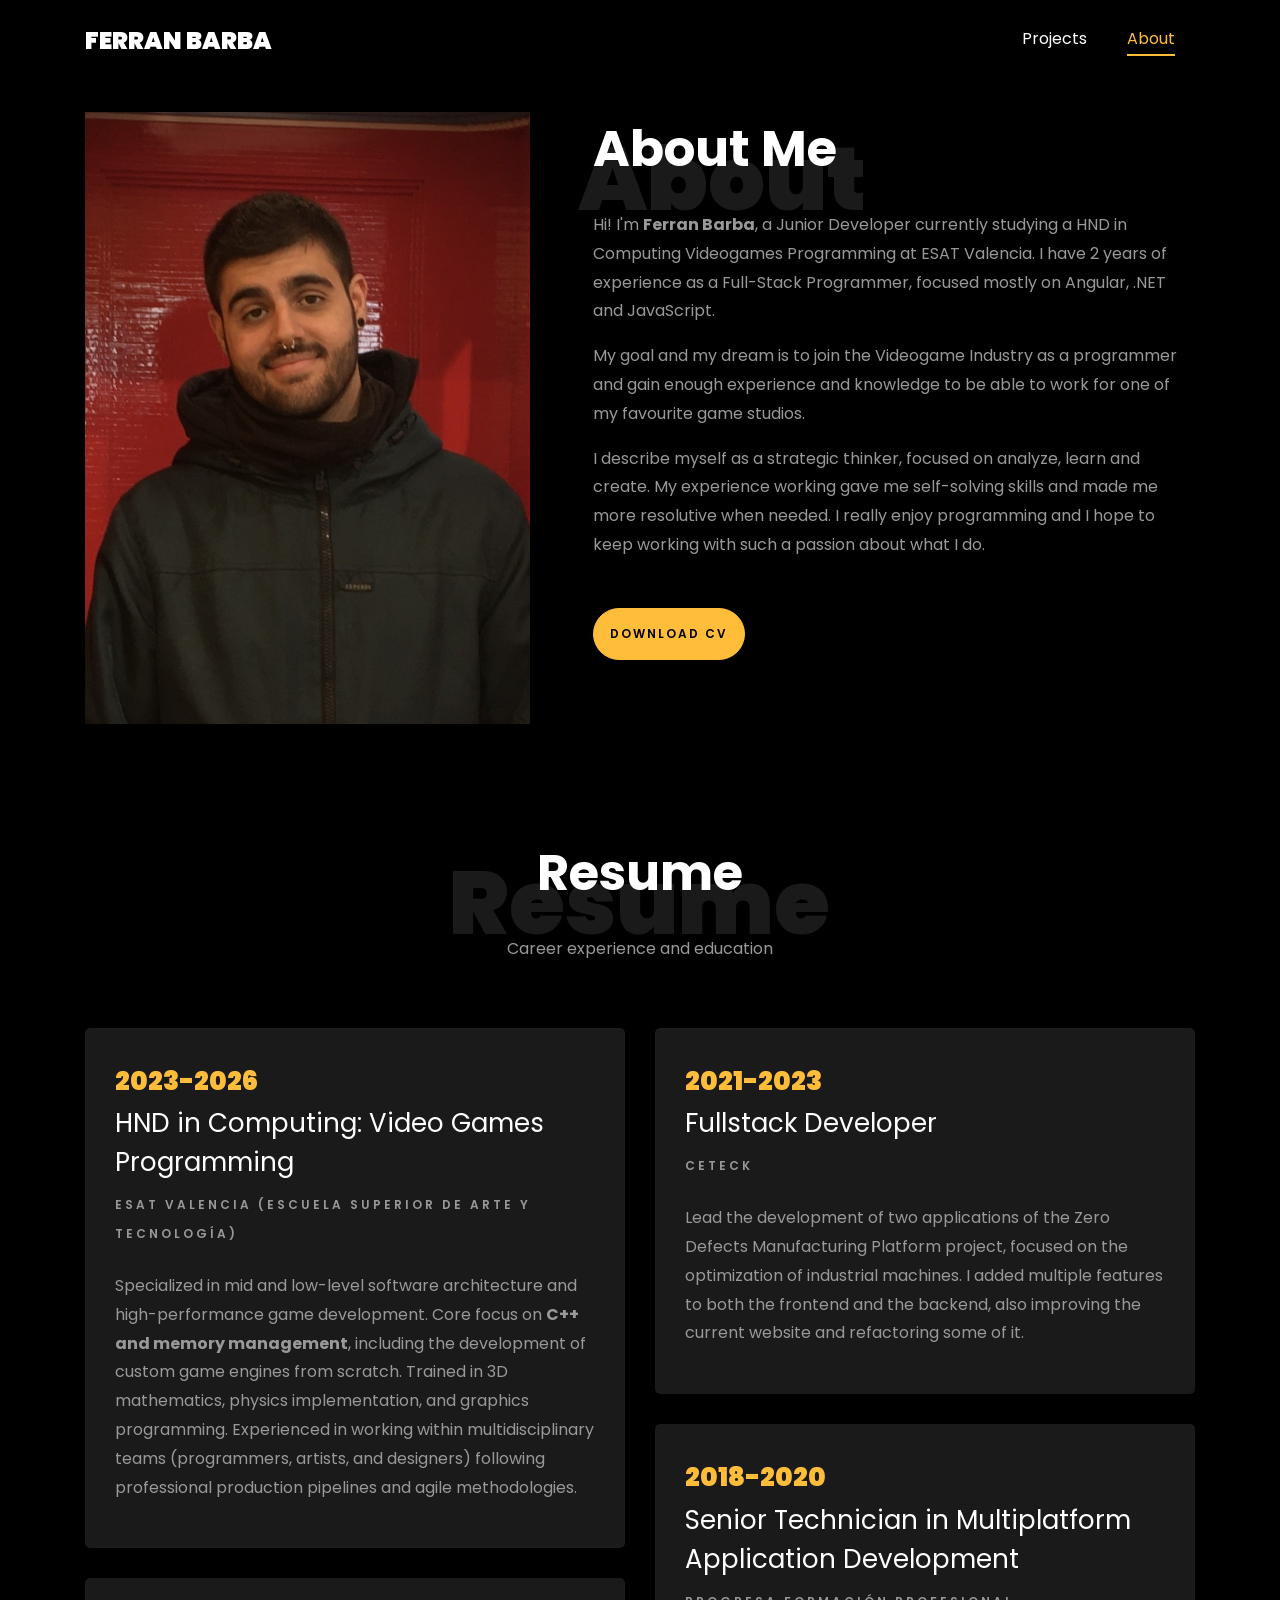
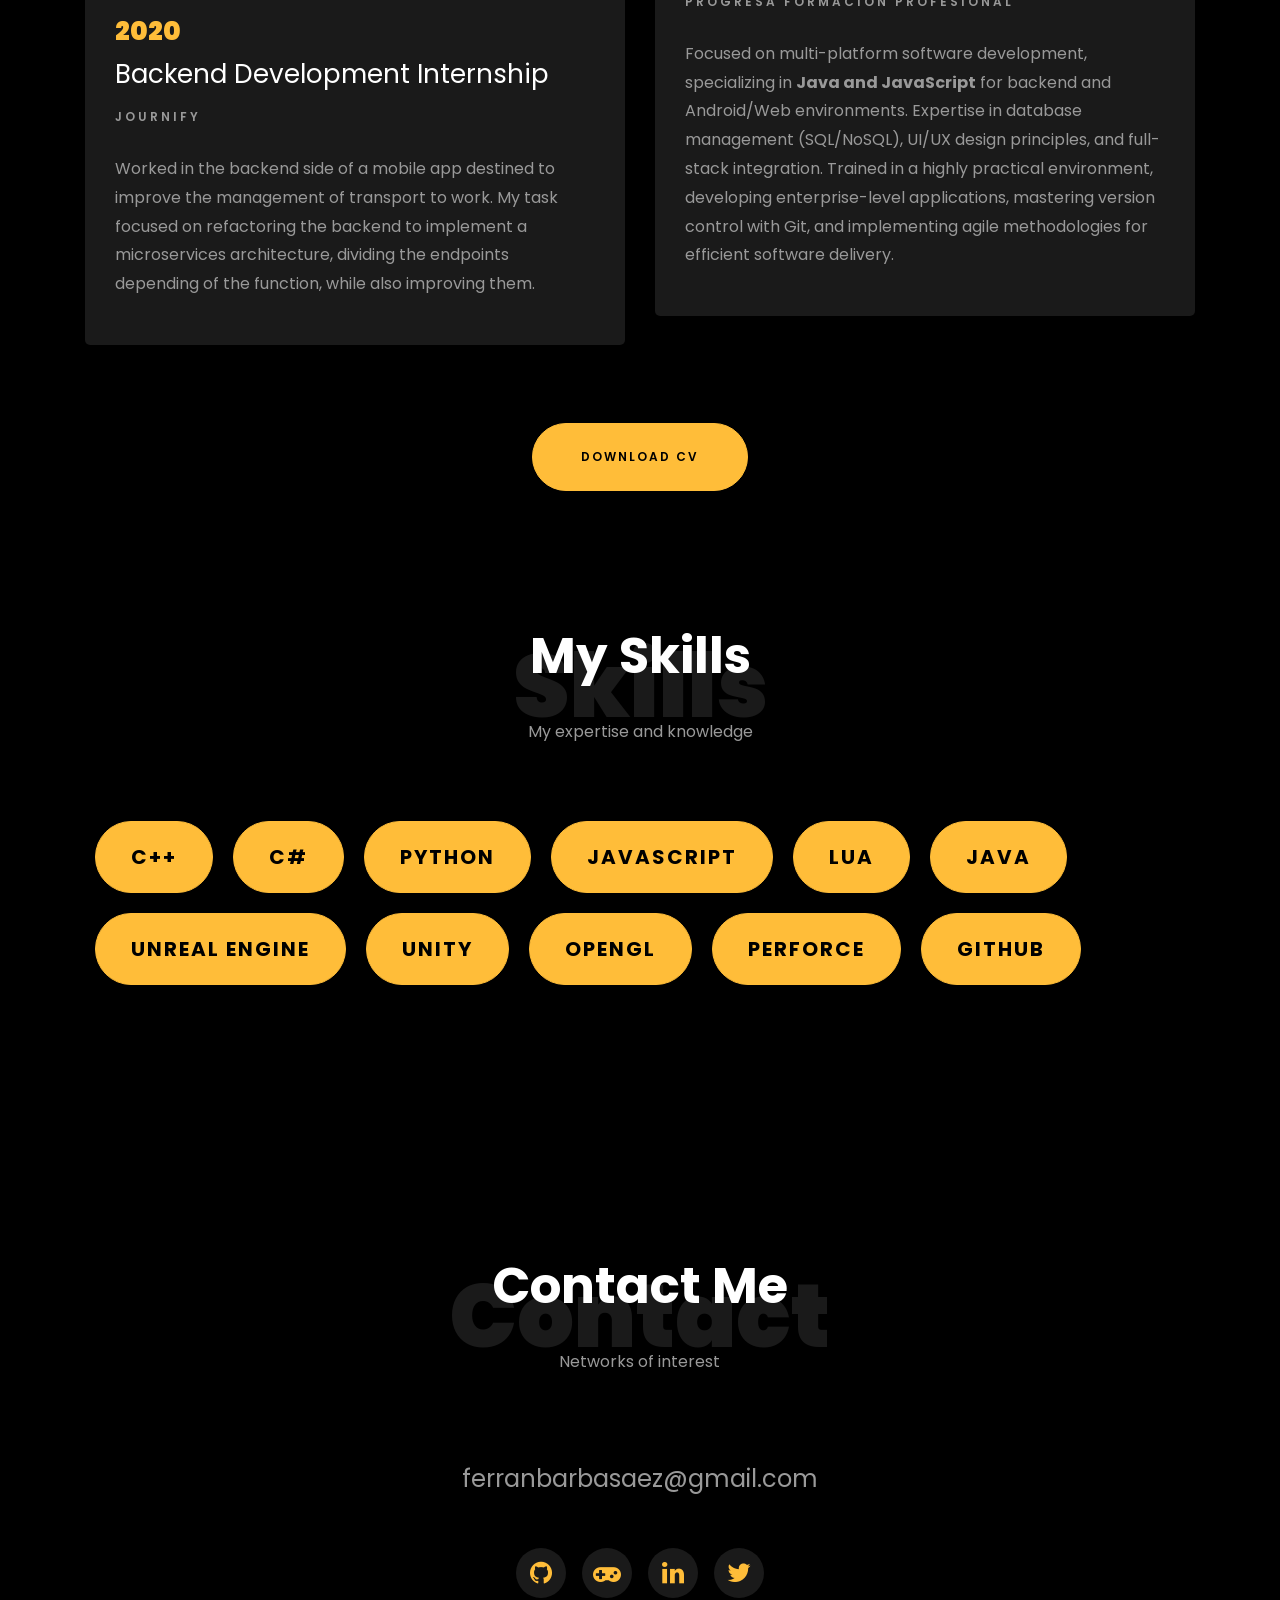
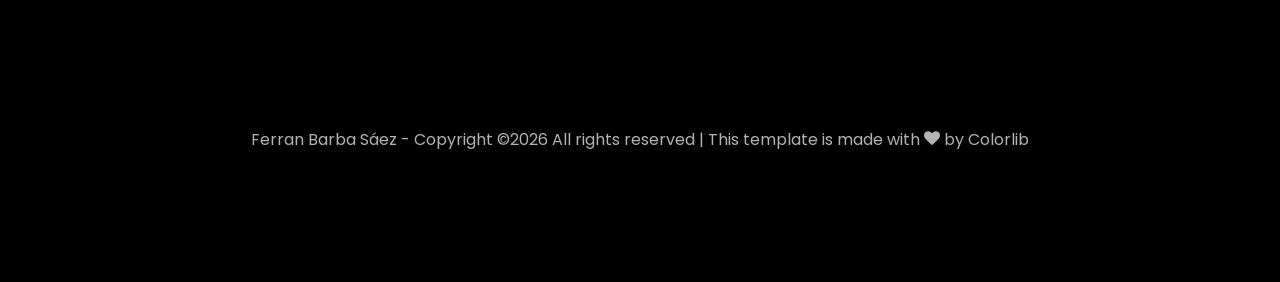
<file: about.html>
<!DOCTYPE html>
<html lang="en">
  <head>
    <title>Ferran Barba Porfolio</title>
    <meta charset="utf-8">
    <meta name="viewport" content="width=device-width, initial-scale=1, shrink-to-fit=no">
    
    <link href="https://fonts.googleapis.com/css?family=Poppins:100,200,300,400,500,600,700,800,900" rel="stylesheet">

    <link rel="stylesheet" href="css/open-iconic-bootstrap.min.css">
    <link rel="stylesheet" href="css/animate.css">
    
    <link rel="stylesheet" href="css/owl.carousel.min.css">
    <link rel="stylesheet" href="css/owl.theme.default.min.css">
    <link rel="stylesheet" href="css/magnific-popup.css">

    <link rel="stylesheet" href="css/aos.css">

    <link rel="stylesheet" href="css/ionicons.min.css">
    
    <link rel="stylesheet" href="css/flaticon.css">
    <link rel="stylesheet" href="css/icomoon.css">
    <link rel="stylesheet" href="css/style.css">
  </head>
  <body data-spy="scroll" data-target=".site-navbar-target" data-offset="300">
	  
	  
    <nav class="navbar navbar-expand-lg navbar-dark ftco_navbar ftco-navbar-light site-navbar-target" id="ftco-navbar">
	    <div class="container">
	      <a class="navbar-brand" href="index.html">Ferran  Barba</a>
	      <button class="navbar-toggler js-fh5co-nav-toggle fh5co-nav-toggle" type="button" data-toggle="collapse" data-target="#ftco-nav" aria-controls="ftco-nav" aria-expanded="false" aria-label="Toggle navigation">
	        <span class="oi oi-menu"></span> Menu
	      </button>

	      <div class="collapse navbar-collapse" id="ftco-nav">
	        <ul class="navbar-nav nav ml-auto">
				<li class="nav-item"><a href="index.html" class="nav-link"><span>Projects</span></a></li>
				<li class="nav-item"><a href="#about-section" class="nav-link"><span>About</span></a></li>
	        </ul>
	      </div>
	    </div>
	  </nav>
    <section class="ftco-about img ftco-section ftco-no-pb" id="about-section">
    	<div class="container">
    		<div class="row d-flex">
    			<div class="col-md-6 col-lg-5 d-flex">
    				<div class="img-about img d-flex align-items-stretch">
    					<div class="overlay"></div>
	    				<div class="img d-flex align-self-stretch align-items-center" style="background-image:url(images/FBS.jpg);">
	    				</div>
    				</div>
    			</div>
    			<div class="col-md-6 col-lg-7 pl-lg-5 pb-5">
    				<div class="row justify-content-start pb-3">
		          <div class="col-md-12 heading-section ftco-animate">
		          	<h1 class="big">About</h1>
		            <h2 class="mb-4">About Me</h2>
		            <p>Hi! I'm <strong>Ferran Barba</strong>, a Junior Developer currently studying a HND in Computing Videogames Programming at ESAT Valencia. I have 2 years of experience as a Full-Stack Programmer, focused mostly on Angular, .NET and JavaScript.</p>
		            <p>My goal and my dream is to join the Videogame Industry as a programmer and gain enough experience and knowledge to be able to work for one of my favourite game studios.</p>
		            <p>I describe myself as a strategic thinker, focused on analyze, learn and create. My experience working gave me self-solving skills and made me more resolutive when needed. I really enjoy programming and I hope to keep working with such a passion about what I do.</p>
		          </div>
		        </div>
	          <div class="counter-wrap ftco-animate d-flex mt-md-3">
              <div class="text">
                <p><a href="pdf/Ferran_Barba_CV.pdf" target="_blank" class="btn btn-primary py-3 px-3" download>Download CV</a></p>
              </div>
	          </div>
	        </div>
        </div>
    	</div>
    </section>

    <section class="ftco-section ftco-no-pb" id="resume-section">
    	<div class="container">
    		<div class="row justify-content-center pb-5">
          <div class="col-md-10 heading-section text-center ftco-animate">
          	<h1 class="big big-2">Resume</h1>
            <h2 class="mb-4">Resume</h2>
            <p>Career experience and education</p>
          </div>
        </div>
    		<div class="row">
    			<div class="col-md-6">
    				<div class="resume-wrap ftco-animate">
						<span class="date">2023-2026</span>
						<h2>HND in Computing: Video Games Programming</h2>
						<span class="position">ESAT Valencia (Escuela Superior de Arte y Tecnología)</span>
						<p class="mt-4">
							Specialized in mid and low-level software architecture and high-performance game development. 
							Core focus on <strong>C++ and memory management</strong>, including the development of custom game engines from scratch. 
							Trained in 3D mathematics, physics implementation, and graphics programming. 
							Experienced in working within multidisciplinary teams (programmers, artists, and designers) 
							following professional production pipelines and agile methodologies.
						</p>
					</div>
    				
    				<div class="resume-wrap ftco-animate">
    					<span class="date">2020</span>
    					<h2>Backend Development Internship</h2>
    					<span class="position">Journify</span>
    					<p class="mt-4">
							Worked in the backend side of a mobile app destined to improve the management of transport to work.
							My task focused on refactoring the backend to implement a microservices architecture, dividing the 
							endpoints depending of the function, while also improving them.
						</p>
    				</div>
    			</div>

    			<div class="col-md-6">
					<div class="resume-wrap ftco-animate">
    					<span class="date">2021-2023</span>
    					<h2>Fullstack Developer</h2>
    					<span class="position">Ceteck</span>
    					<p class="mt-4">Lead the development of two applications of the Zero Defects Manufacturing Platform project, 
							focused on the optimization of industrial machines. I added multiple features to both the frontend and the 
							backend, also improving the current website and refactoring some of it.
						</p>
    				</div>
    				<div class="resume-wrap ftco-animate">
    					<span class="date">2018-2020</span>
						<!-- &amp; -->
    					<h2>Senior Technician in Multiplatform Application Development</h2>
    					<span class="position">Progresa Formación Profesional</span>
    					<p class="mt-4">
							Focused on multi-platform software development, specializing in <strong>Java and JavaScript</strong> for backend and Android/Web environments. 
    						Expertise in database management (SQL/NoSQL), UI/UX design principles, and full-stack integration. 
    						Trained in a highly practical environment, developing enterprise-level applications, 
    						mastering version control with Git, and implementing agile methodologies for efficient software delivery.
						</p>
    				</div>
    			</div>
    		</div>
    		<div class="row justify-content-center mt-5">
    			<div class="col-md-6 text-center ftco-animate">
    				<p><a href="pdf/cv_mayo2026_v3.pdf" class="btn btn-primary py-4 px-5" download>Download CV</a></p>
    			</div>
    		</div>
    	</div>
    </section>

		<section class="ftco-section" id="skills-section">
			<div class="container">
				<div class="row justify-content-center pb-5">
          <div class="col-md-12 heading-section text-center ftco-animate">
          	<h1 class="big big-2">Skills</h1>
            <h2 class="mb-4">My Skills</h2>
            <p>My expertise and knowledge</p>
          </div>
        </div>
			<div class="row">
				<div class="col-md-12 animate-box">
					<div class="progress-wrap ftco-animate">
						<div class="d-flex flex-wrap">
							<span class="btn btn-primary custom-skill-btn">C++</span>
							<span class="btn btn-primary custom-skill-btn">C#</span>
							<span class="btn btn-primary custom-skill-btn">Python</span>
							<span class="btn btn-primary custom-skill-btn">JavaScript</span>
							<span class="btn btn-primary custom-skill-btn">Lua</span>
							<span class="btn btn-primary custom-skill-btn">Java</span>
							<span class="btn btn-primary custom-skill-btn">Unreal Engine</span>
							<span class="btn btn-primary custom-skill-btn">Unity</span>
							<span class="btn btn-primary custom-skill-btn">OpenGL</span>
							<span class="btn btn-primary custom-skill-btn">Perforce</span>
							<span class="btn btn-primary custom-skill-btn">GitHub</span>
						</div>
					</div>
				</div>
			</div>
		</section>
 
    <section class="ftco-section contact-section ftco-no-pb" id="contact-section">
      <div class="container">
      	<div class="row justify-content-center mb-5 pb-3">
          <div class="col-md-7 heading-section text-center ftco-animate">
            <h1 class="big big-2">Contact</h1>
            <h2 class="mb-4">Contact Me</h2>
            <p>Networks of interest</p>
          </div>
        </div>
		
		<div class="row d-flex justify-content-center">
			<a style="font-size: 1.5rem;">ferranbarbasaez@gmail.com</a>
			<ul class="ftco-footer-social list-unstyled d-flex justify-content-center mt-5" style="width: 100%; padding: 0;">
				<li class="ftco-animate mx-2"><a href="https://github.com/ferranbarba" target="_blank"><span class="icon-github"></span></a></li>
				<li class="ftco-animate mx-2"><a href="https://ferran-44.itch.io/" target="_blank"><span class="icon-gamepad"></span></a></li>
				<li class="ftco-animate mx-2"><a href="https://www.linkedin.com/in/ferran-barba/" target="_blank"><span class="icon-linkedin"></span></a></li>
				<li class="ftco-animate mx-2"><a href="https://www.twitter.com/ferran_44" target="_blank"><span class="icon-twitter"></span></a></li>
			</ul>
		</div>
	</section>
		

    <footer class="ftco-footer ftco-section">
      <div class="container">
        <div class="row">
			<div class="col-md-12 text-center">
				
            <p><!-- Link back to Colorlib can't be removed. Template is licensed under CC BY 3.0. -->
  			Ferran Barba Sáez - Copyright &copy;<script>document.write(new Date().getFullYear());</script> All rights reserved | This template is made with <i class="icon-heart color-danger" aria-hidden="true"></i> by <a href="https://colorlib.com" target="_blank">Colorlib</a>
  			<!-- Link back to Colorlib can't be removed. Template is licensed under CC BY 3.0. --></p>
          </div>
        </div>
      </div>
    </footer>
    
  

  <!-- loader -->
  <div id="ftco-loader" class="show fullscreen"><svg class="circular" width="48px" height="48px"><circle class="path-bg" cx="24" cy="24" r="22" fill="none" stroke-width="4" stroke="#eeeeee"/><circle class="path" cx="24" cy="24" r="22" fill="none" stroke-width="4" stroke-miterlimit="10" stroke="#F96D00"/></svg></div>


  <script src="js/jquery.min.js"></script>
  <script src="js/jquery-migrate-3.0.1.min.js"></script>
  <script src="js/popper.min.js"></script>
  <script src="js/bootstrap.min.js"></script>
  <script src="js/jquery.easing.1.3.js"></script>
  <script src="js/jquery.waypoints.min.js"></script>
  <script src="js/jquery.stellar.min.js"></script>
  <script src="js/owl.carousel.min.js"></script>
  <script src="js/jquery.magnific-popup.min.js"></script>
  <script src="js/aos.js"></script>
  <script src="js/jquery.animateNumber.min.js"></script>
  <script src="js/scrollax.min.js"></script>
  
  <script src="js/main.js"></script>
    
  </body>
</html>
</file>
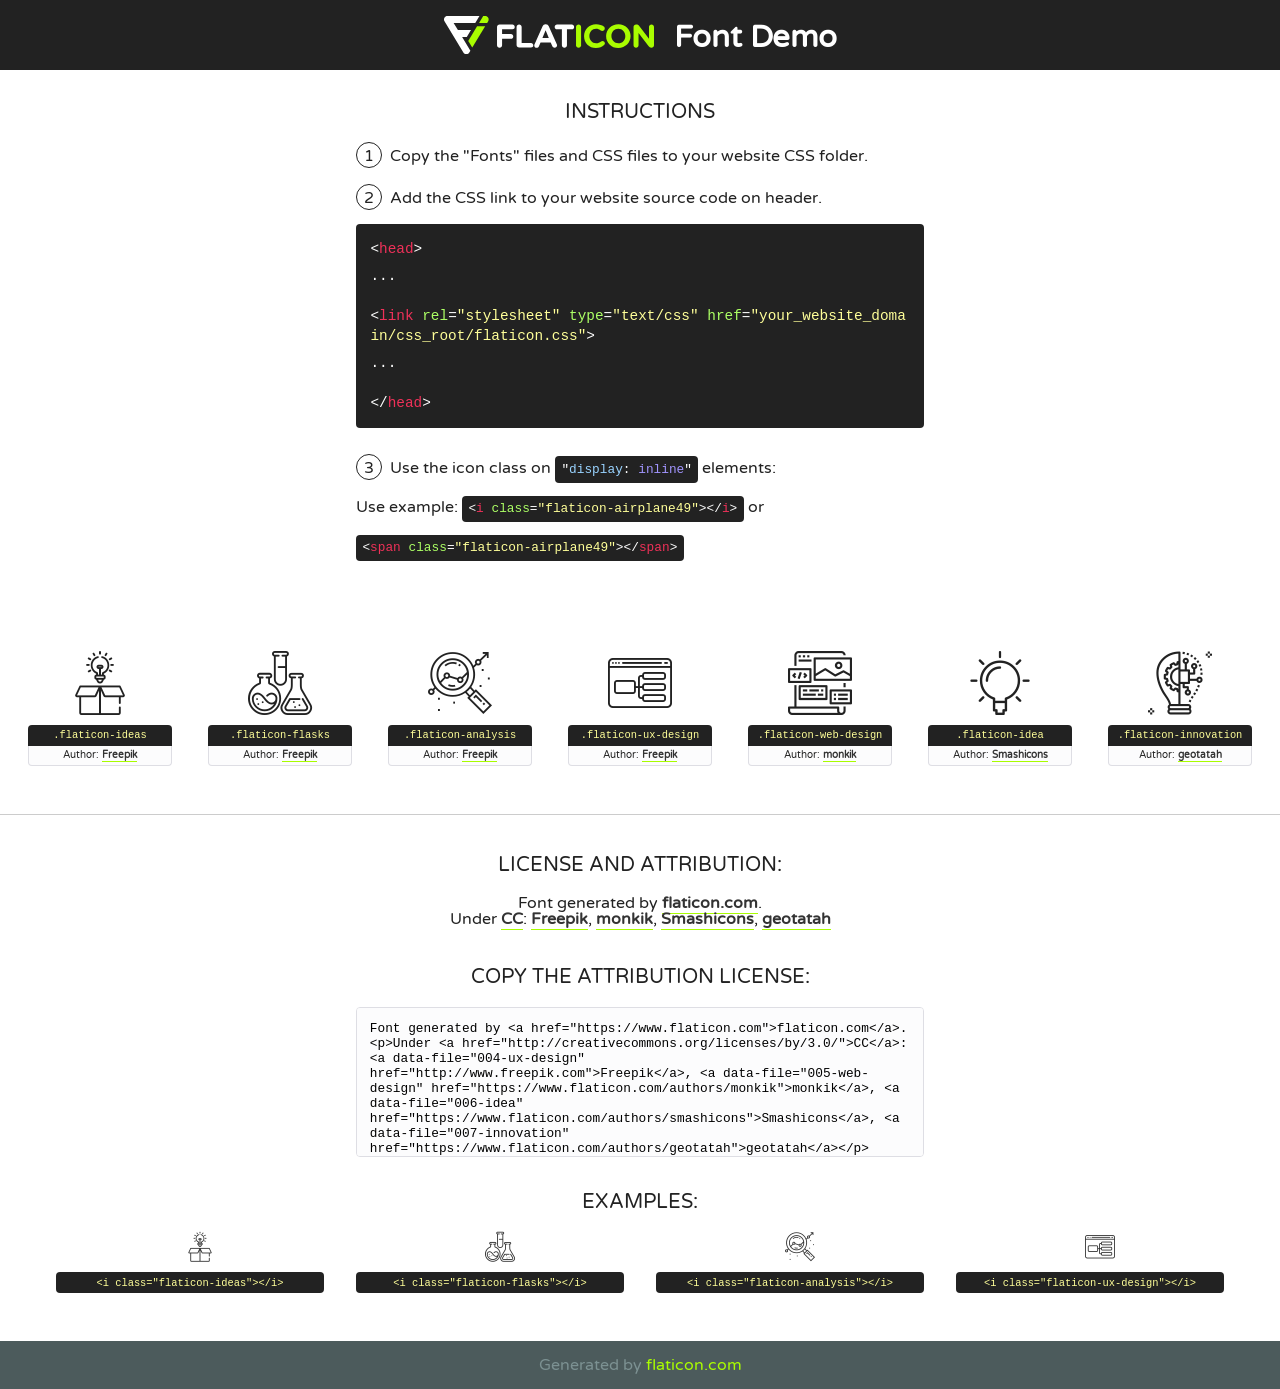
<file: fonts/flaticon/font/flaticon.html>
<!DOCTYPE html>
<!--
  Flaticon icon font: Flaticon
  Creation date: 20/03/2019 02:18
-->
<html>
<!DOCTYPE html>
<html>

<head>
    <title>Flaticon WebFont</title>
    <link href="http://fonts.googleapis.com/css?family=Varela+Round" rel="stylesheet" type="text/css" />
    <link rel="stylesheet" type="text/css" href="flaticon.css">
    <meta charset="UTF-8">
    <style>
    html, body, div, span, applet, object, iframe,
    h1, h2, h3, h4, h5, h6, p, blockquote, pre,
    a, abbr, acronym, address, big, cite, code,
    del, dfn, em, img, ins, kbd, q, s, samp,
    small, strike, strong, sub, sup, tt, var,
    b, u, i, center,
    dl, dt, dd, ol, ul, li,
    fieldset, form, label, legend,
    table, caption, tbody, tfoot, thead, tr, th, td,
    article, aside, canvas, details, embed, 
    figure, figcaption, footer, header, hgroup, 
    menu, nav, output, ruby, section, summary,
    time, mark, audio, video {
        margin: 0;
        padding: 0;
        border: 0;
        font-size: 100%;
        font: inherit;
        vertical-align: baseline;
    }
    /* HTML5 display-role reset for older browsers */
    article, aside, details, figcaption, figure, 
    footer, header, hgroup, menu, nav, section {
        display: block;
    }
    body {
        line-height: 1;
    }
    ol, ul {
        list-style: none;
    }
    blockquote, q {
        quotes: none;
    }
    blockquote:before, blockquote:after,
    q:before, q:after {
        content: '';
        content: none;
    }
    table {
        border-collapse: collapse;
        border-spacing: 0;
    }
    body {
        font-family: 'Varela Round', Helvetica, Arial, sans-serif;
        font-size: 16px;
        color: #222;
    }
    a {
        color: #333;
        border-bottom: 1px solid #a9fd00;
        font-weight: bold;
        text-decoration: none;
    }
    * {
        -moz-box-sizing: border-box;
        -webkit-box-sizing: border-box;
        box-sizing: border-box;
        margin: 0;
        padding: 0;
    }
    [class^="flaticon-"]:before, [class*=" flaticon-"]:before, [class^="flaticon-"]:after, [class*=" flaticon-"]:after {
        font-family: Flaticon;
        font-size: 30px;
        font-style: normal;
        margin-left: 20px;
        color: #333;
    }
    .wrapper {
        max-width: 600px;
        margin: auto;
        padding: 0 1em;
    }
    .title {
        font-size: 1.25em;
        text-align: center;
        margin-bottom: 1em;
        text-transform: uppercase;
    }
    header {
        text-align: center;
        background-color: #222;
        color: #fff;
        padding: 1em;
    }
    header .logo {
        width: 210px;
        height: 38px;
        display: inline-block;
        vertical-align: middle;
        margin-right: 1em;
        border: none;
    }
    header strong {
        font-size: 1.95em;
        font-weight: bold;
        vertical-align: middle;
        margin-top: 5px;
        display: inline-block;
    }
    .demo {
        margin: 2em auto;
        line-height: 1.25em;
    }
    .demo ul li {
        margin-bottom: 1em;
    }
    .demo ul li .num {
        color: #222;
        border-radius: 20px;
        display: inline-block;
        width: 26px;
        padding: 3px;
        height: 26px;
        text-align: center;
        margin-right: 0.5em;
        border: 1px solid #222;
    }
    .demo ul li code {
        background-color: #222;
        border-radius: 4px;
        padding: 0.25em 0.5em;
        display: inline-block;
        color: #fff;
        font-family: Consolas,Monaco,Lucida Console,Liberation Mono,DejaVu Sans Mono,Bitstream Vera Sans Mono,Courier New, monospace;
        font-weight: lighter;
        margin-top: 1em;
        font-size: 0.8em;
        word-break: break-all;
    }
    .demo ul li code.big {
        padding: 1em;
        font-size: 0.9em;
    }
    .demo ul li code .red {
        color: #EF3159;
    }
    .demo ul li code .green {
        color: #ACFF65;
    }
    .demo ul li code .yellow {
        color: #FFFF99;
    }
    .demo ul li code .blue {
        color: #99D3FF;
    }
    .demo ul li code .purple {
        color: #A295FF;
    }
    .demo ul li code .dots {
        margin-top: 0.5em;
        display: block;
    }
    #glyphs {
        border-bottom: 1px solid #ccc;
        padding: 2em 0;
        text-align: center;
    }
    .glyph {
        display: inline-block;
        width: 9em;
        margin: 1em;
        text-align: center;
        vertical-align: top;
        background: #FFF;
    }
    .glyph .glyph-icon {
        padding: 10px;
        display: block;
        font-family:"Flaticon";
        font-size: 64px;
        line-height: 1;
    }
    .glyph .glyph-icon:before {
        font-size: 64px;
        color: #222;
        margin-left: 0;
    }
    .class-name {
        font-size: 0.65em;
        background-color: #222;
        color: #fff;
        border-radius: 4px 4px 0 0;
        padding: 0.5em;
        color: #FFFF99;
        font-family: Consolas,Monaco,Lucida Console,Liberation Mono,DejaVu Sans Mono,Bitstream Vera Sans Mono,Courier New, monospace;
    }
    .author-name {
        font-size: 0.6em;
        background-color: #fcfcfd;
        border: 1px solid #DEDEE4;
        border-top: 0;
        border-radius: 0 0 4px 4px;
        padding: 0.5em;
    }
    .class-name:last-child {
        font-size: 10px;
        color:#888;
    }
    .class-name:last-child a {
        font-size: 10px;
        color:#555;
    }
    .class-name:last-child a:hover {
        color:#a9fd00;
    }
    .glyph > input {
        display: block;
        width: 100px;
        margin: 5px auto;
        text-align: center;
        font-size: 12px;
        cursor: text;
    }
    .glyph > input.icon-input {
        font-family:"Flaticon";
        font-size: 16px;
        margin-bottom: 10px;
    }
    .attribution .title {
        margin-top: 2em;
    }
    .attribution textarea {
        background-color: #fcfcfd;
        padding: 1em;
        border: none;
        box-shadow: none;
        border: 1px solid #DEDEE4;
        border-radius: 4px;
        resize: none;
        width: 100%;
        height: 150px;
        font-size: 0.8em;
        font-family: Consolas,Monaco,Lucida Console,Liberation Mono,DejaVu Sans Mono,Bitstream Vera Sans Mono,Courier New, monospace;
        -webkit-appearance: none;
    }
    .iconsuse {
        margin: 2em auto;
        text-align: center;
        max-width: 1200px;
    }
    .iconsuse:after {
        content: '';
        display: table;
        clear: both;
    }
    .iconsuse .image {
        float: left;
        width: 25%;
        padding: 0 1em;
    }
    .iconsuse .image p {
        margin-bottom: 1em;
    }
    .iconsuse .image span {
        display: block;
        font-size: 0.65em;
        background-color: #222;
        color: #fff;
        border-radius: 4px;
        padding: 0.5em;
        color: #FFFF99;
        margin-top: 1em;
        font-family: Consolas,Monaco,Lucida Console,Liberation Mono,DejaVu Sans Mono,Bitstream Vera Sans Mono,Courier New, monospace;
    }
    #footer {
        text-align: center;
        background-color: #4C5B5C;
        color: #7c9192;
        padding: 1em;
    }
    #footer a {
        border: none;
        color: #a9fd00;
        font-weight: normal;
    }
    @media (max-width: 960px) {
        .iconsuse .image {
            width: 50%;
        }
    }
    @media (max-width: 560px) {
        .iconsuse .image {
            width: 100%;
        }
    }
    </style>
</head>

<body class="characters-off">

    <header>
        <a href="https://www.flaticon.com" target="_blank" class="logo">
            <svg version="1.1" xmlns="http://www.w3.org/2000/svg" xmlns:xlink="http://www.w3.org/1999/xlink" xmlns:a="http://ns.adobe.com/AdobeSVGViewerExtensions/3.0/" viewBox="0 0 560.875 102.036" enable-background="new 0 0 560.875 102.036" xml:space="preserve">
                <defs>
                </defs>
                <g>
                    <g class="letters">
                        <path fill="#ffffff" d="M141.596,29.675c0-3.777,2.985-6.767,6.764-6.767h34.438c3.426,0,6.15,2.728,6.15,6.15
                        c0,3.43-2.724,6.149-6.15,6.149h-27.674v13.091h23.719c3.429,0,6.151,2.724,6.151,6.15c0,3.43-2.723,6.149-6.151,6.149h-23.719
                        v17.574c0,3.773-2.986,6.761-6.764,6.761c-3.779,0-6.764-2.989-6.764-6.761V29.675z"></path>
                        <path fill="#ffffff" d="M193.844,29.149c0-3.781,2.985-6.767,6.764-6.767c3.776,0,6.763,2.985,6.763,6.767v42.957h25.039
                        c3.426,0,6.149,2.726,6.149,6.153c0,3.425-2.723,6.15-6.149,6.15h-31.802c-3.779,0-6.764-2.986-6.764-6.768V29.149z"></path>
                        <path fill="#ffffff" d="M241.891,75.71l21.438-48.407c1.492-3.341,4.215-5.357,7.906-5.357h0.792
                        c3.686,0,6.323,2.017,7.815,5.357l21.439,48.407c0.436,0.967,0.701,1.845,0.701,2.723c0,3.602-2.809,6.501-6.414,6.501
                        c-3.161,0-5.269-1.845-6.499-4.655l-4.132-9.661h-27.059l-4.301,10.102c-1.144,2.631-3.426,4.214-6.237,4.214
                        c-3.517,0-6.24-2.81-6.24-6.325C241.1,77.64,241.451,76.677,241.891,75.71z M279.932,58.666l-8.521-20.297l-8.526,20.297H279.932
                        z"></path>
                        <path fill="#ffffff" d="M314.864,35.387H301.86c-3.429,0-6.239-2.813-6.239-6.238c0-3.429,2.811-6.24,6.239-6.24h39.533
                        c3.426,0,6.237,2.811,6.237,6.24c0,3.425-2.811,6.238-6.237,6.238h-13.001v42.785c0,3.773-2.99,6.761-6.764,6.761
                        c-3.779,0-6.764-2.989-6.764-6.761V35.387z"></path>
                        <path fill="#A9FD00" d="M352.615,29.149c0-3.781,2.985-6.767,6.767-6.767c3.774,0,6.761,2.985,6.761,6.767v49.024
                        c0,3.773-2.987,6.761-6.761,6.761c-3.781,0-6.767-2.989-6.767-6.761V29.149z"></path>
                        <path fill="#A9FD00" d="M374.132,53.836v-0.179c0-17.481,13.178-31.801,32.065-31.801c9.22,0,15.459,2.458,20.557,6.238
                        c1.402,1.054,2.637,2.985,2.637,5.357c0,3.692-2.985,6.59-6.681,6.59c-1.845,0-3.071-0.702-4.044-1.319
                        c-3.776-2.813-7.729-4.393-12.562-4.393c-10.364,0-17.831,8.611-17.831,19.154v0.173c0,10.542,7.291,19.329,17.831,19.329
                        c5.715,0,9.492-1.756,13.359-4.834c1.049-0.874,2.458-1.491,4.039-1.491c3.429,0,6.325,2.813,6.325,6.236
                        c0,2.106-1.056,3.78-2.282,4.834c-5.539,4.834-12.036,7.733-21.878,7.733C387.572,85.464,374.132,71.493,374.132,53.836z"></path>
                        <path fill="#A9FD00" d="M433.009,53.836v-0.179c0-17.481,13.79-31.801,32.766-31.801c18.981,0,32.592,14.143,32.592,31.628v0.173
                        c0,17.483-13.785,31.807-32.769,31.807C446.625,85.464,433.009,71.32,433.009,53.836z M484.224,53.836v-0.179
                        c0-10.539-7.725-19.326-18.626-19.326c-10.893,0-18.449,8.611-18.449,19.154v0.173c0,10.542,7.73,19.329,18.626,19.329
                        C476.676,72.986,484.224,64.378,484.224,53.836z"></path>
                        <path fill="#A9FD00" d="M506.233,29.321c0-3.774,2.99-6.763,6.767-6.763h1.401c3.252,0,5.183,1.583,7.029,3.953l26.093,34.265
                        V29.059c0-3.692,2.99-6.677,6.681-6.677c3.683,0,6.671,2.985,6.671,6.677v48.934c0,3.78-2.987,6.765-6.764,6.765h-0.436
                        c-3.257,0-5.188-1.581-7.034-3.953l-27.056-35.492v32.944c0,3.687-2.985,6.676-6.678,6.676c-3.683,0-6.673-2.989-6.673-6.676
                        V29.321z"></path>
                    </g>
                    <g class="insignia">
                        <path fill="#ffffff" d="M48.372,56.137h12.517l11.156-18.537H37.186L25.688,18.539h57.825L94.668,0H9.271
                        C5.925,0,2.842,1.801,1.198,4.716c-1.644,2.907-1.593,6.482,0.134,9.343l50.38,83.501c1.678,2.781,4.689,4.476,7.938,4.476
                        c3.246,0,6.257-1.695,7.935-4.476l2.898-4.804L48.372,56.137z"></path>
                        <g class="i">
                            <path fill="#A9FD00" d="M93.575,18.539h0.031v0.004l21.652,0.004l2.705-4.488c1.727-2.861,1.778-6.436,0.133-9.343
                            C116.454,1.801,113.371,0,110.026,0h-5.294L93.575,18.539z"></path>
                            <polygon fill="#A9FD00" points="88.291,27.356 64.725,66.486 75.519,84.404 109.942,27.356"></polygon>
                        </g>
                    </g>
                </g>
            </svg>
        </a>
        <strong>Font Demo</strong>
    </header>


    <section class="demo wrapper">

        <p class="title">Instructions</p>

        <ul>
            <li>
                <span class="num">1</span>Copy the "Fonts" files and CSS files to your website CSS folder.
            </li>
            <li>
                <span class="num">2</span>Add the CSS link to your website source code on header.
                <code class="big">
                    &lt;<span class="red">head</span>&gt;
                    <br/><span class="dots">...</span>
                    <br/>&lt;<span class="red">link</span> <span class="green">rel</span>=<span class="yellow">"stylesheet"</span> <span class="green">type</span>=<span class="yellow">"text/css"</span> <span class="green">href</span>=<span class="yellow">"your_website_domain/css_root/flaticon.css"</span>&gt;
                    <br/><span class="dots">...</span>
                    <br/>&lt;/<span class="red">head</span>&gt;
                </code>
            </li>

            <li>
                <p>
                    <span class="num">3</span>Use the icon class on <code>"<span class="blue">display</span>:<span class="purple"> inline</span>"</code> elements:
                    <br />
                    Use example: <code>&lt;<span class="red">i</span> <span class="green">class</span>=<span class="yellow">&quot;flaticon-airplane49&quot;</span>&gt;&lt;/<span class="red">i</span>&gt;</code> or <code>&lt;<span class="red">span</span> <span class="green">class</span>=<span class="yellow">&quot;flaticon-airplane49&quot;</span>&gt;&lt;/<span class="red">span</span>&gt;</code>
            </li>
        </ul>

    </section>




   <section id="glyphs">          
    
      
        <div class="glyph"><div class="glyph-icon flaticon-ideas"></div>
            <div class="class-name">.flaticon-ideas</div>
            <div class="author-name">Author: <a data-file="001-ideas" href="http://www.freepik.com">Freepik</a> </div> 
        </div>        
        
        <div class="glyph"><div class="glyph-icon flaticon-flasks"></div>
            <div class="class-name">.flaticon-flasks</div>
            <div class="author-name">Author: <a data-file="002-flasks" href="http://www.freepik.com">Freepik</a> </div> 
        </div>        
        
        <div class="glyph"><div class="glyph-icon flaticon-analysis"></div>
            <div class="class-name">.flaticon-analysis</div>
            <div class="author-name">Author: <a data-file="003-analysis" href="http://www.freepik.com">Freepik</a> </div> 
        </div>        
        
        <div class="glyph"><div class="glyph-icon flaticon-ux-design"></div>
            <div class="class-name">.flaticon-ux-design</div>
            <div class="author-name">Author: <a data-file="004-ux-design" href="http://www.freepik.com">Freepik</a> </div> 
        </div>        
        
        <div class="glyph"><div class="glyph-icon flaticon-web-design"></div>
            <div class="class-name">.flaticon-web-design</div>
            <div class="author-name">Author: <a data-file="005-web-design" href="https://www.flaticon.com/authors/monkik">monkik</a> </div> 
        </div>        
        
        <div class="glyph"><div class="glyph-icon flaticon-idea"></div>
            <div class="class-name">.flaticon-idea</div>
            <div class="author-name">Author: <a data-file="006-idea" href="https://www.flaticon.com/authors/smashicons">Smashicons</a> </div> 
        </div>        
        
        <div class="glyph"><div class="glyph-icon flaticon-innovation"></div>
            <div class="class-name">.flaticon-innovation</div>
            <div class="author-name">Author: <a data-file="007-innovation" href="https://www.flaticon.com/authors/geotatah">geotatah</a> </div> 
        </div>        
        

    </section>



    <section class="attribution wrapper"   style="text-align:center;">

      <div class="title">License and attribution:</div><div class="attrDiv">Font generated by <a href="https://www.flaticon.com">flaticon.com</a>. <div><p>Under <a href="http://creativecommons.org/licenses/by/3.0/">CC</a>: <a data-file="004-ux-design" href="http://www.freepik.com">Freepik</a>, <a data-file="005-web-design" href="https://www.flaticon.com/authors/monkik">monkik</a>, <a data-file="006-idea" href="https://www.flaticon.com/authors/smashicons">Smashicons</a>, <a data-file="007-innovation" href="https://www.flaticon.com/authors/geotatah">geotatah</a></p>  </div>
      </div>
      <div class="title">Copy the Attribution License:</div>

    <textarea onclick="this.focus();this.select();">Font generated by &lt;a href=&quot;https://www.flaticon.com&quot;&gt;flaticon.com&lt;/a&gt;. <p>Under <a href="http://creativecommons.org/licenses/by/3.0/">CC</a>: <a data-file="004-ux-design" href="http://www.freepik.com">Freepik</a>, <a data-file="005-web-design" href="https://www.flaticon.com/authors/monkik">monkik</a>, <a data-file="006-idea" href="https://www.flaticon.com/authors/smashicons">Smashicons</a>, <a data-file="007-innovation" href="https://www.flaticon.com/authors/geotatah">geotatah</a></p>  
     </textarea>

    </section>

    <section class="iconsuse">

          <div class="title">Examples:</div>            
             
            <div class="image">
                <p>
                    <i class="glyph-icon flaticon-ideas"></i> 
                    <span>&lt;i class=&quot;flaticon-ideas&quot;&gt;&lt;/i&gt;</span>
                </p>
            </div>
            
            <div class="image">
                <p>
                    <i class="glyph-icon flaticon-flasks"></i> 
                    <span>&lt;i class=&quot;flaticon-flasks&quot;&gt;&lt;/i&gt;</span>
                </p>
            </div>
            
            <div class="image">
                <p>
                    <i class="glyph-icon flaticon-analysis"></i> 
                    <span>&lt;i class=&quot;flaticon-analysis&quot;&gt;&lt;/i&gt;</span>
                </p>
            </div>
            
            <div class="image">
                <p>
                    <i class="glyph-icon flaticon-ux-design"></i> 
                    <span>&lt;i class=&quot;flaticon-ux-design&quot;&gt;&lt;/i&gt;</span>
                </p>
            </div>
                       
        </div>
                            
    </section>

<div id="footer">
    <div>Generated by <a href="https://www.flaticon.com">flaticon.com</a>
    </div>
</div>



</body>
</html>
</file>
<file: css/flaticon.css>
/*
  	Flaticon icon font: Flaticon
  	Creation date: 04/01/2019 13:45
  	*/


@font-face {
  font-family: "Flaticon";
  src: url("../fonts/flaticon/font/Flaticon.eot");
  src: url("../fonts/flaticon/font/Flaticon.eot?#iefix") format("embedded-opentype"),
       url("../fonts/flaticon/font/Flaticon.woff") format("woff"),
       url("../fonts/flaticon/font/Flaticon.ttf") format("truetype"),
       url("../fonts/flaticon/font/Flaticon.svg#Flaticon") format("svg");
  font-weight: normal;
  font-style: normal;
}

@media screen and (-webkit-min-device-pixel-ratio:0) {
  @font-face {
    font-family: "Flaticon";
    src: url("../fonts/flaticon/font/Flaticon.svg#Flaticon") format("svg");
  }
}

[class^="flaticon-"]:before, [class*=" flaticon-"]:before,
[class^="flaticon-"]:after, [class*=" flaticon-"]:after {   
  font-family: Flaticon;
  font-style: normal;
  font-weight: normal;
  font-variant: normal;
  text-transform: none;
  line-height: 1;

  /* Better Font Rendering =========== */
  -webkit-font-smoothing: antialiased;
  -moz-osx-font-smoothing: grayscale;
}

.flaticon-ideas:before { content: "\f100"; }
.flaticon-flasks:before { content: "\f101"; }
.flaticon-analysis:before { content: "\f102"; }
.flaticon-ux-design:before { content: "\f103"; }
.flaticon-web-design:before { content: "\f104"; }
.flaticon-idea:before { content: "\f105"; }
.flaticon-innovation:before { content: "\f106"; }
</file>
<file: css/icomoon.css>
@font-face {
  font-family: 'icomoon';
  src:  url('../fonts/icomoon/icomoon.eot?6tt51o');
  src:  url('../fonts/icomoon/icomoon.eot?6tt51o#iefix') format('embedded-opentype'),
    url('../fonts/icomoon/icomoon.ttf?6tt51o') format('truetype'),
    url('../fonts/icomoon/icomoon.woff?6tt51o') format('woff'),
    url('../fonts/icomoon/icomoon.svg?6tt51o#icomoon') format('svg');
  font-weight: normal;
  font-style: normal;
}

[class^="icon-"], [class*=" icon-"] {
  /* use !important to prevent issues with browser extensions that change fonts */
  font-family: 'icomoon' !important;
  speak: none;
  font-style: normal;
  font-weight: normal;
  font-variant: normal;
  text-transform: none;
  line-height: 1;

  /* Better Font Rendering =========== */
  -webkit-font-smoothing: antialiased;
  -moz-osx-font-smoothing: grayscale;
}

.icon-asterisk:before {
  content: "\f069";
}
.icon-plus:before {
  content: "\f067";
}
.icon-question:before {
  content: "\f128";
}
.icon-minus:before {
  content: "\f068";
}
.icon-glass:before {
  content: "\f000";
}
.icon-music:before {
  content: "\f001";
}
.icon-search:before {
  content: "\f002";
}
.icon-envelope-o:before {
  content: "\f003";
}
.icon-heart:before {
  content: "\f004";
}
.icon-star:before {
  content: "\f005";
}
.icon-star-o:before {
  content: "\f006";
}
.icon-user:before {
  content: "\f007";
}
.icon-film:before {
  content: "\f008";
}
.icon-th-large:before {
  content: "\f009";
}
.icon-th:before {
  content: "\f00a";
}
.icon-th-list:before {
  content: "\f00b";
}
.icon-check:before {
  content: "\f00c";
}
.icon-close:before {
  content: "\f00d";
}
.icon-remove:before {
  content: "\f00d";
}
.icon-times:before {
  content: "\f00d";
}
.icon-search-plus:before {
  content: "\f00e";
}
.icon-search-minus:before {
  content: "\f010";
}
.icon-power-off:before {
  content: "\f011";
}
.icon-signal:before {
  content: "\f012";
}
.icon-cog:before {
  content: "\f013";
}
.icon-gear:before {
  content: "\f013";
}
.icon-trash-o:before {
  content: "\f014";
}
.icon-home:before {
  content: "\f015";
}
.icon-file-o:before {
  content: "\f016";
}
.icon-clock-o:before {
  content: "\f017";
}
.icon-road:before {
  content: "\f018";
}
.icon-download:before {
  content: "\f019";
}
.icon-arrow-circle-o-down:before {
  content: "\f01a";
}
.icon-arrow-circle-o-up:before {
  content: "\f01b";
}
.icon-inbox:before {
  content: "\f01c";
}
.icon-play-circle-o:before {
  content: "\f01d";
}
.icon-repeat:before {
  content: "\f01e";
}
.icon-rotate-right:before {
  content: "\f01e";
}
.icon-refresh:before {
  content: "\f021";
}
.icon-list-alt:before {
  content: "\f022";
}
.icon-lock:before {
  content: "\f023";
}
.icon-flag:before {
  content: "\f024";
}
.icon-headphones:before {
  content: "\f025";
}
.icon-volume-off:before {
  content: "\f026";
}
.icon-volume-down:before {
  content: "\f027";
}
.icon-volume-up:before {
  content: "\f028";
}
.icon-qrcode:before {
  content: "\f029";
}
.icon-barcode:before {
  content: "\f02a";
}
.icon-tag:before {
  content: "\f02b";
}
.icon-tags:before {
  content: "\f02c";
}
.icon-book:before {
  content: "\f02d";
}
.icon-bookmark:before {
  content: "\f02e";
}
.icon-print:before {
  content: "\f02f";
}
.icon-camera:before {
  content: "\f030";
}
.icon-font:before {
  content: "\f031";
}
.icon-bold:before {
  content: "\f032";
}
.icon-italic:before {
  content: "\f033";
}
.icon-text-height:before {
  content: "\f034";
}
.icon-text-width:before {
  content: "\f035";
}
.icon-align-left:before {
  content: "\f036";
}
.icon-align-center:before {
  content: "\f037";
}
.icon-align-right:before {
  content: "\f038";
}
.icon-align-justify:before {
  content: "\f039";
}
.icon-list:before {
  content: "\f03a";
}
.icon-dedent:before {
  content: "\f03b";
}
.icon-outdent:before {
  content: "\f03b";
}
.icon-indent:before {
  content: "\f03c";
}
.icon-video-camera:before {
  content: "\f03d";
}
.icon-image:before {
  content: "\f03e";
}
.icon-photo:before {
  content: "\f03e";
}
.icon-picture-o:before {
  content: "\f03e";
}
.icon-pencil:before {
  content: "\f040";
}
.icon-map-marker:before {
  content: "\f041";
}
.icon-adjust:before {
  content: "\f042";
}
.icon-tint:before {
  content: "\f043";
}
.icon-edit:before {
  content: "\f044";
}
.icon-pencil-square-o:before {
  content: "\f044";
}
.icon-share-square-o:before {
  content: "\f045";
}
.icon-check-square-o:before {
  content: "\f046";
}
.icon-arrows:before {
  content: "\f047";
}
.icon-step-backward:before {
  content: "\f048";
}
.icon-fast-backward:before {
  content: "\f049";
}
.icon-backward:before {
  content: "\f04a";
}
.icon-play:before {
  content: "\f04b";
}
.icon-pause:before {
  content: "\f04c";
}
.icon-stop:before {
  content: "\f04d";
}
.icon-forward:before {
  content: "\f04e";
}
.icon-fast-forward:before {
  content: "\f050";
}
.icon-step-forward:before {
  content: "\f051";
}
.icon-eject:before {
  content: "\f052";
}
.icon-chevron-left:before {
  content: "\f053";
}
.icon-chevron-right:before {
  content: "\f054";
}
.icon-plus-circle:before {
  content: "\f055";
}
.icon-minus-circle:before {
  content: "\f056";
}
.icon-times-circle:before {
  content: "\f057";
}
.icon-check-circle:before {
  content: "\f058";
}
.icon-question-circle:before {
  content: "\f059";
}
.icon-info-circle:before {
  content: "\f05a";
}
.icon-crosshairs:before {
  content: "\f05b";
}
.icon-times-circle-o:before {
  content: "\f05c";
}
.icon-check-circle-o:before {
  content: "\f05d";
}
.icon-ban:before {
  content: "\f05e";
}
.icon-arrow-left:before {
  content: "\f060";
}
.icon-arrow-right:before {
  content: "\f061";
}
.icon-arrow-up:before {
  content: "\f062";
}
.icon-arrow-down:before {
  content: "\f063";
}
.icon-mail-forward:before {
  content: "\f064";
}
.icon-share:before {
  content: "\f064";
}
.icon-expand:before {
  content: "\f065";
}
.icon-compress:before {
  content: "\f066";
}
.icon-exclamation-circle:before {
  content: "\f06a";
}
.icon-gift:before {
  content: "\f06b";
}
.icon-leaf:before {
  content: "\f06c";
}
.icon-fire:before {
  content: "\f06d";
}
.icon-eye:before {
  content: "\f06e";
}
.icon-eye-slash:before {
  content: "\f070";
}
.icon-exclamation-triangle:before {
  content: "\f071";
}
.icon-warning:before {
  content: "\f071";
}
.icon-plane:before {
  content: "\f072";
}
.icon-calendar:before {
  content: "\f073";
}
.icon-random:before {
  content: "\f074";
}
.icon-comment:before {
  content: "\f075";
}
.icon-magnet:before {
  content: "\f076";
}
.icon-chevron-up:before {
  content: "\f077";
}
.icon-chevron-down:before {
  content: "\f078";
}
.icon-retweet:before {
  content: "\f079";
}
.icon-shopping-cart:before {
  content: "\f07a";
}
.icon-folder:before {
  content: "\f07b";
}
.icon-folder-open:before {
  content: "\f07c";
}
.icon-arrows-v:before {
  content: "\f07d";
}
.icon-arrows-h:before {
  content: "\f07e";
}
.icon-bar-chart:before {
  content: "\f080";
}
.icon-bar-chart-o:before {
  content: "\f080";
}
.icon-twitter-square:before {
  content: "\f081";
}
.icon-facebook-square:before {
  content: "\f082";
}
.icon-camera-retro:before {
  content: "\f083";
}
.icon-key:before {
  content: "\f084";
}
.icon-cogs:before {
  content: "\f085";
}
.icon-gears:before {
  content: "\f085";
}
.icon-comments:before {
  content: "\f086";
}
.icon-thumbs-o-up:before {
  content: "\f087";
}
.icon-thumbs-o-down:before {
  content: "\f088";
}
.icon-star-half:before {
  content: "\f089";
}
.icon-heart-o:before {
  content: "\f08a";
}
.icon-sign-out:before {
  content: "\f08b";
}
.icon-linkedin-square:before {
  content: "\f08c";
}
.icon-thumb-tack:before {
  content: "\f08d";
}
.icon-external-link:before {
  content: "\f08e";
}
.icon-sign-in:before {
  content: "\f090";
}
.icon-trophy:before {
  content: "\f091";
}
.icon-github-square:before {
  content: "\f092";
}
.icon-upload:before {
  content: "\f093";
}
.icon-lemon-o:before {
  content: "\f094";
}
.icon-phone:before {
  content: "\f095";
}
.icon-square-o:before {
  content: "\f096";
}
.icon-bookmark-o:before {
  content: "\f097";
}
.icon-phone-square:before {
  content: "\f098";
}
.icon-twitter:before {
  content: "\f099";
}
.icon-facebook:before {
  content: "\f09a";
}
.icon-facebook-f:before {
  content: "\f09a";
}
.icon-github:before {
  content: "\f09b";
}
.icon-unlock:before {
  content: "\f09c";
}
.icon-credit-card:before {
  content: "\f09d";
}
.icon-feed:before {
  content: "\f09e";
}
.icon-rss:before {
  content: "\f09e";
}
.icon-hdd-o:before {
  content: "\f0a0";
}
.icon-bullhorn:before {
  content: "\f0a1";
}
.icon-bell-o:before {
  content: "\f0a2";
}
.icon-certificate:before {
  content: "\f0a3";
}
.icon-hand-o-right:before {
  content: "\f0a4";
}
.icon-hand-o-left:before {
  content: "\f0a5";
}
.icon-hand-o-up:before {
  content: "\f0a6";
}
.icon-hand-o-down:before {
  content: "\f0a7";
}
.icon-arrow-circle-left:before {
  content: "\f0a8";
}
.icon-arrow-circle-right:before {
  content: "\f0a9";
}
.icon-arrow-circle-up:before {
  content: "\f0aa";
}
.icon-arrow-circle-down:before {
  content: "\f0ab";
}
.icon-globe:before {
  content: "\f0ac";
}
.icon-wrench:before {
  content: "\f0ad";
}
.icon-tasks:before {
  content: "\f0ae";
}
.icon-filter:before {
  content: "\f0b0";
}
.icon-briefcase:before {
  content: "\f0b1";
}
.icon-arrows-alt:before {
  content: "\f0b2";
}
.icon-group:before {
  content: "\f0c0";
}
.icon-users:before {
  content: "\f0c0";
}
.icon-chain:before {
  content: "\f0c1";
}
.icon-link:before {
  content: "\f0c1";
}
.icon-cloud:before {
  content: "\f0c2";
}
.icon-flask:before {
  content: "\f0c3";
}
.icon-cut:before {
  content: "\f0c4";
}
.icon-scissors:before {
  content: "\f0c4";
}
.icon-copy:before {
  content: "\f0c5";
}
.icon-files-o:before {
  content: "\f0c5";
}
.icon-paperclip:before {
  content: "\f0c6";
}
.icon-floppy-o:before {
  content: "\f0c7";
}
.icon-save:before {
  content: "\f0c7";
}
.icon-square:before {
  content: "\f0c8";
}
.icon-bars:before {
  content: "\f0c9";
}
.icon-navicon:before {
  content: "\f0c9";
}
.icon-reorder:before {
  content: "\f0c9";
}
.icon-list-ul:before {
  content: "\f0ca";
}
.icon-list-ol:before {
  content: "\f0cb";
}
.icon-strikethrough:before {
  content: "\f0cc";
}
.icon-underline:before {
  content: "\f0cd";
}
.icon-table:before {
  content: "\f0ce";
}
.icon-magic:before {
  content: "\f0d0";
}
.icon-truck:before {
  content: "\f0d1";
}
.icon-pinterest:before {
  content: "\f0d2";
}
.icon-pinterest-square:before {
  content: "\f0d3";
}
.icon-google-plus-square:before {
  content: "\f0d4";
}
.icon-google-plus:before {
  content: "\f0d5";
}
.icon-money:before {
  content: "\f0d6";
}
.icon-caret-down:before {
  content: "\f0d7";
}
.icon-caret-up:before {
  content: "\f0d8";
}
.icon-caret-left:before {
  content: "\f0d9";
}
.icon-caret-right:before {
  content: "\f0da";
}
.icon-columns:before {
  content: "\f0db";
}
.icon-sort:before {
  content: "\f0dc";
}
.icon-unsorted:before {
  content: "\f0dc";
}
.icon-sort-desc:before {
  content: "\f0dd";
}
.icon-sort-down:before {
  content: "\f0dd";
}
.icon-sort-asc:before {
  content: "\f0de";
}
.icon-sort-up:before {
  content: "\f0de";
}
.icon-envelope:before {
  content: "\f0e0";
}
.icon-linkedin:before {
  content: "\f0e1";
}
.icon-rotate-left:before {
  content: "\f0e2";
}
.icon-undo:before {
  content: "\f0e2";
}
.icon-gavel:before {
  content: "\f0e3";
}
.icon-legal:before {
  content: "\f0e3";
}
.icon-dashboard:before {
  content: "\f0e4";
}
.icon-tachometer:before {
  content: "\f0e4";
}
.icon-comment-o:before {
  content: "\f0e5";
}
.icon-comments-o:before {
  content: "\f0e6";
}
.icon-bolt:before {
  content: "\f0e7";
}
.icon-flash:before {
  content: "\f0e7";
}
.icon-sitemap:before {
  content: "\f0e8";
}
.icon-umbrella:before {
  content: "\f0e9";
}
.icon-clipboard:before {
  content: "\f0ea";
}
.icon-paste:before {
  content: "\f0ea";
}
.icon-lightbulb-o:before {
  content: "\f0eb";
}
.icon-exchange:before {
  content: "\f0ec";
}
.icon-cloud-download:before {
  content: "\f0ed";
}
.icon-cloud-upload:before {
  content: "\f0ee";
}
.icon-user-md:before {
  content: "\f0f0";
}
.icon-stethoscope:before {
  content: "\f0f1";
}
.icon-suitcase:before {
  content: "\f0f2";
}
.icon-bell:before {
  content: "\f0f3";
}
.icon-coffee:before {
  content: "\f0f4";
}
.icon-cutlery:before {
  content: "\f0f5";
}
.icon-file-text-o:before {
  content: "\f0f6";
}
.icon-building-o:before {
  content: "\f0f7";
}
.icon-hospital-o:before {
  content: "\f0f8";
}
.icon-ambulance:before {
  content: "\f0f9";
}
.icon-medkit:before {
  content: "\f0fa";
}
.icon-fighter-jet:before {
  content: "\f0fb";
}
.icon-beer:before {
  content: "\f0fc";
}
.icon-h-square:before {
  content: "\f0fd";
}
.icon-plus-square:before {
  content: "\f0fe";
}
.icon-angle-double-left:before {
  content: "\f100";
}
.icon-angle-double-right:before {
  content: "\f101";
}
.icon-angle-double-up:before {
  content: "\f102";
}
.icon-angle-double-down:before {
  content: "\f103";
}
.icon-angle-left:before {
  content: "\f104";
}
.icon-angle-right:before {
  content: "\f105";
}
.icon-angle-up:before {
  content: "\f106";
}
.icon-angle-down:before {
  content: "\f107";
}
.icon-desktop:before {
  content: "\f108";
}
.icon-laptop:before {
  content: "\f109";
}
.icon-tablet:before {
  content: "\f10a";
}
.icon-mobile:before {
  content: "\f10b";
}
.icon-mobile-phone:before {
  content: "\f10b";
}
.icon-circle-o:before {
  content: "\f10c";
}
.icon-quote-left:before {
  content: "\f10d";
}
.icon-quote-right:before {
  content: "\f10e";
}
.icon-spinner:before {
  content: "\f110";
}
.icon-circle:before {
  content: "\f111";
}
.icon-mail-reply:before {
  content: "\f112";
}
.icon-reply:before {
  content: "\f112";
}
.icon-github-alt:before {
  content: "\f113";
}
.icon-folder-o:before {
  content: "\f114";
}
.icon-folder-open-o:before {
  content: "\f115";
}
.icon-smile-o:before {
  content: "\f118";
}
.icon-frown-o:before {
  content: "\f119";
}
.icon-meh-o:before {
  content: "\f11a";
}
.icon-gamepad:before {
  content: "\f11b";
}
.icon-keyboard-o:before {
  content: "\f11c";
}
.icon-flag-o:before {
  content: "\f11d";
}
.icon-flag-checkered:before {
  content: "\f11e";
}
.icon-terminal:before {
  content: "\f120";
}
.icon-code:before {
  content: "\f121";
}
.icon-mail-reply-all:before {
  content: "\f122";
}
.icon-reply-all:before {
  content: "\f122";
}
.icon-star-half-empty:before {
  content: "\f123";
}
.icon-star-half-full:before {
  content: "\f123";
}
.icon-star-half-o:before {
  content: "\f123";
}
.icon-location-arrow:before {
  content: "\f124";
}
.icon-crop:before {
  content: "\f125";
}
.icon-code-fork:before {
  content: "\f126";
}
.icon-chain-broken:before {
  content: "\f127";
}
.icon-unlink:before {
  content: "\f127";
}
.icon-info:before {
  content: "\f129";
}
.icon-exclamation:before {
  content: "\f12a";
}
.icon-superscript:before {
  content: "\f12b";
}
.icon-subscript:before {
  content: "\f12c";
}
.icon-eraser:before {
  content: "\f12d";
}
.icon-puzzle-piece:before {
  content: "\f12e";
}
.icon-microphone:before {
  content: "\f130";
}
.icon-microphone-slash:before {
  content: "\f131";
}
.icon-shield:before {
  content: "\f132";
}
.icon-calendar-o:before {
  content: "\f133";
}
.icon-fire-extinguisher:before {
  content: "\f134";
}
.icon-rocket:before {
  content: "\f135";
}
.icon-maxcdn:before {
  content: "\f136";
}
.icon-chevron-circle-left:before {
  content: "\f137";
}
.icon-chevron-circle-right:before {
  content: "\f138";
}
.icon-chevron-circle-up:before {
  content: "\f139";
}
.icon-chevron-circle-down:before {
  content: "\f13a";
}
.icon-html5:before {
  content: "\f13b";
}
.icon-css3:before {
  content: "\f13c";
}
.icon-anchor:before {
  content: "\f13d";
}
.icon-unlock-alt:before {
  content: "\f13e";
}
.icon-bullseye:before {
  content: "\f140";
}
.icon-ellipsis-h:before {
  content: "\f141";
}
.icon-ellipsis-v:before {
  content: "\f142";
}
.icon-rss-square:before {
  content: "\f143";
}
.icon-play-circle:before {
  content: "\f144";
}
.icon-ticket:before {
  content: "\f145";
}
.icon-minus-square:before {
  content: "\f146";
}
.icon-minus-square-o:before {
  content: "\f147";
}
.icon-level-up:before {
  content: "\f148";
}
.icon-level-down:before {
  content: "\f149";
}
.icon-check-square:before {
  content: "\f14a";
}
.icon-pencil-square:before {
  content: "\f14b";
}
.icon-external-link-square:before {
  content: "\f14c";
}
.icon-share-square:before {
  content: "\f14d";
}
.icon-compass:before {
  content: "\f14e";
}
.icon-caret-square-o-down:before {
  content: "\f150";
}
.icon-toggle-down:before {
  content: "\f150";
}
.icon-caret-square-o-up:before {
  content: "\f151";
}
.icon-toggle-up:before {
  content: "\f151";
}
.icon-caret-square-o-right:before {
  content: "\f152";
}
.icon-toggle-right:before {
  content: "\f152";
}
.icon-eur:before {
  content: "\f153";
}
.icon-euro:before {
  content: "\f153";
}
.icon-gbp:before {
  content: "\f154";
}
.icon-dollar:before {
  content: "\f155";
}
.icon-usd:before {
  content: "\f155";
}
.icon-inr:before {
  content: "\f156";
}
.icon-rupee:before {
  content: "\f156";
}
.icon-cny:before {
  content: "\f157";
}
.icon-jpy:before {
  content: "\f157";
}
.icon-rmb:before {
  content: "\f157";
}
.icon-yen:before {
  content: "\f157";
}
.icon-rouble:before {
  content: "\f158";
}
.icon-rub:before {
  content: "\f158";
}
.icon-ruble:before {
  content: "\f158";
}
.icon-krw:before {
  content: "\f159";
}
.icon-won:before {
  content: "\f159";
}
.icon-bitcoin:before {
  content: "\f15a";
}
.icon-btc:before {
  content: "\f15a";
}
.icon-file:before {
  content: "\f15b";
}
.icon-file-text:before {
  content: "\f15c";
}
.icon-sort-alpha-asc:before {
  content: "\f15d";
}
.icon-sort-alpha-desc:before {
  content: "\f15e";
}
.icon-sort-amount-asc:before {
  content: "\f160";
}
.icon-sort-amount-desc:before {
  content: "\f161";
}
.icon-sort-numeric-asc:before {
  content: "\f162";
}
.icon-sort-numeric-desc:before {
  content: "\f163";
}
.icon-thumbs-up:before {
  content: "\f164";
}
.icon-thumbs-down:before {
  content: "\f165";
}
.icon-youtube-square:before {
  content: "\f166";
}
.icon-youtube:before {
  content: "\f167";
}
.icon-xing:before {
  content: "\f168";
}
.icon-xing-square:before {
  content: "\f169";
}
.icon-youtube-play:before {
  content: "\f16a";
}
.icon-dropbox:before {
  content: "\f16b";
}
.icon-stack-overflow:before {
  content: "\f16c";
}
.icon-instagram:before {
  content: "\f16d";
}
.icon-flickr:before {
  content: "\f16e";
}
.icon-adn:before {
  content: "\f170";
}
.icon-bitbucket:before {
  content: "\f171";
}
.icon-bitbucket-square:before {
  content: "\f172";
}
.icon-tumblr:before {
  content: "\f173";
}
.icon-tumblr-square:before {
  content: "\f174";
}
.icon-long-arrow-down:before {
  content: "\f175";
}
.icon-long-arrow-up:before {
  content: "\f176";
}
.icon-long-arrow-left:before {
  content: "\f177";
}
.icon-long-arrow-right:before {
  content: "\f178";
}
.icon-apple:before {
  content: "\f179";
}
.icon-windows:before {
  content: "\f17a";
}
.icon-android:before {
  content: "\f17b";
}
.icon-linux:before {
  content: "\f17c";
}
.icon-dribbble:before {
  content: "\f17d";
}
.icon-skype:before {
  content: "\f17e";
}
.icon-foursquare:before {
  content: "\f180";
}
.icon-trello:before {
  content: "\f181";
}
.icon-female:before {
  content: "\f182";
}
.icon-male:before {
  content: "\f183";
}
.icon-gittip:before {
  content: "\f184";
}
.icon-gratipay:before {
  content: "\f184";
}
.icon-sun-o:before {
  content: "\f185";
}
.icon-moon-o:before {
  content: "\f186";
}
.icon-archive:before {
  content: "\f187";
}
.icon-bug:before {
  content: "\f188";
}
.icon-vk:before {
  content: "\f189";
}
.icon-weibo:before {
  content: "\f18a";
}
.icon-renren:before {
  content: "\f18b";
}
.icon-pagelines:before {
  content: "\f18c";
}
.icon-stack-exchange:before {
  content: "\f18d";
}
.icon-arrow-circle-o-right:before {
  content: "\f18e";
}
.icon-arrow-circle-o-left:before {
  content: "\f190";
}
.icon-caret-square-o-left:before {
  content: "\f191";
}
.icon-toggle-left:before {
  content: "\f191";
}
.icon-dot-circle-o:before {
  content: "\f192";
}
.icon-wheelchair:before {
  content: "\f193";
}
.icon-vimeo-square:before {
  content: "\f194";
}
.icon-try:before {
  content: "\f195";
}
.icon-turkish-lira:before {
  content: "\f195";
}
.icon-plus-square-o:before {
  content: "\f196";
}
.icon-space-shuttle:before {
  content: "\f197";
}
.icon-slack:before {
  content: "\f198";
}
.icon-envelope-square:before {
  content: "\f199";
}
.icon-wordpress:before {
  content: "\f19a";
}
.icon-openid:before {
  content: "\f19b";
}
.icon-bank:before {
  content: "\f19c";
}
.icon-institution:before {
  content: "\f19c";
}
.icon-university:before {
  content: "\f19c";
}
.icon-graduation-cap:before {
  content: "\f19d";
}
.icon-mortar-board:before {
  content: "\f19d";
}
.icon-yahoo:before {
  content: "\f19e";
}
.icon-google:before {
  content: "\f1a0";
}
.icon-reddit:before {
  content: "\f1a1";
}
.icon-reddit-square:before {
  content: "\f1a2";
}
.icon-stumbleupon-circle:before {
  content: "\f1a3";
}
.icon-stumbleupon:before {
  content: "\f1a4";
}
.icon-delicious:before {
  content: "\f1a5";
}
.icon-digg:before {
  content: "\f1a6";
}
.icon-pied-piper-pp:before {
  content: "\f1a7";
}
.icon-pied-piper-alt:before {
  content: "\f1a8";
}
.icon-drupal:before {
  content: "\f1a9";
}
.icon-joomla:before {
  content: "\f1aa";
}
.icon-language:before {
  content: "\f1ab";
}
.icon-fax:before {
  content: "\f1ac";
}
.icon-building:before {
  content: "\f1ad";
}
.icon-child:before {
  content: "\f1ae";
}
.icon-paw:before {
  content: "\f1b0";
}
.icon-spoon:before {
  content: "\f1b1";
}
.icon-cube:before {
  content: "\f1b2";
}
.icon-cubes:before {
  content: "\f1b3";
}
.icon-behance:before {
  content: "\f1b4";
}
.icon-behance-square:before {
  content: "\f1b5";
}
.icon-steam:before {
  content: "\f1b6";
}
.icon-steam-square:before {
  content: "\f1b7";
}
.icon-recycle:before {
  content: "\f1b8";
}
.icon-automobile:before {
  content: "\f1b9";
}
.icon-car:before {
  content: "\f1b9";
}
.icon-cab:before {
  content: "\f1ba";
}
.icon-taxi:before {
  content: "\f1ba";
}
.icon-tree:before {
  content: "\f1bb";
}
.icon-spotify:before {
  content: "\f1bc";
}
.icon-deviantart:before {
  content: "\f1bd";
}
.icon-soundcloud:before {
  content: "\f1be";
}
.icon-database:before {
  content: "\f1c0";
}
.icon-file-pdf-o:before {
  content: "\f1c1";
}
.icon-file-word-o:before {
  content: "\f1c2";
}
.icon-file-excel-o:before {
  content: "\f1c3";
}
.icon-file-powerpoint-o:before {
  content: "\f1c4";
}
.icon-file-image-o:before {
  content: "\f1c5";
}
.icon-file-photo-o:before {
  content: "\f1c5";
}
.icon-file-picture-o:before {
  content: "\f1c5";
}
.icon-file-archive-o:before {
  content: "\f1c6";
}
.icon-file-zip-o:before {
  content: "\f1c6";
}
.icon-file-audio-o:before {
  content: "\f1c7";
}
.icon-file-sound-o:before {
  content: "\f1c7";
}
.icon-file-movie-o:before {
  content: "\f1c8";
}
.icon-file-video-o:before {
  content: "\f1c8";
}
.icon-file-code-o:before {
  content: "\f1c9";
}
.icon-vine:before {
  content: "\f1ca";
}
.icon-codepen:before {
  content: "\f1cb";
}
.icon-jsfiddle:before {
  content: "\f1cc";
}
.icon-life-bouy:before {
  content: "\f1cd";
}
.icon-life-buoy:before {
  content: "\f1cd";
}
.icon-life-ring:before {
  content: "\f1cd";
}
.icon-life-saver:before {
  content: "\f1cd";
}
.icon-support:before {
  content: "\f1cd";
}
.icon-circle-o-notch:before {
  content: "\f1ce";
}
.icon-ra:before {
  content: "\f1d0";
}
.icon-rebel:before {
  content: "\f1d0";
}
.icon-resistance:before {
  content: "\f1d0";
}
.icon-empire:before {
  content: "\f1d1";
}
.icon-ge:before {
  content: "\f1d1";
}
.icon-git-square:before {
  content: "\f1d2";
}
.icon-git:before {
  content: "\f1d3";
}
.icon-hacker-news:before {
  content: "\f1d4";
}
.icon-y-combinator-square:before {
  content: "\f1d4";
}
.icon-yc-square:before {
  content: "\f1d4";
}
.icon-tencent-weibo:before {
  content: "\f1d5";
}
.icon-qq:before {
  content: "\f1d6";
}
.icon-wechat:before {
  content: "\f1d7";
}
.icon-weixin:before {
  content: "\f1d7";
}
.icon-paper-plane:before {
  content: "\f1d8";
}
.icon-send:before {
  content: "\f1d8";
}
.icon-paper-plane-o:before {
  content: "\f1d9";
}
.icon-send-o:before {
  content: "\f1d9";
}
.icon-history:before {
  content: "\f1da";
}
.icon-circle-thin:before {
  content: "\f1db";
}
.icon-header:before {
  content: "\f1dc";
}
.icon-paragraph:before {
  content: "\f1dd";
}
.icon-sliders:before {
  content: "\f1de";
}
.icon-share-alt:before {
  content: "\f1e0";
}
.icon-share-alt-square:before {
  content: "\f1e1";
}
.icon-bomb:before {
  content: "\f1e2";
}
.icon-futbol-o:before {
  content: "\f1e3";
}
.icon-soccer-ball-o:before {
  content: "\f1e3";
}
.icon-tty:before {
  content: "\f1e4";
}
.icon-binoculars:before {
  content: "\f1e5";
}
.icon-plug:before {
  content: "\f1e6";
}
.icon-slideshare:before {
  content: "\f1e7";
}
.icon-twitch:before {
  content: "\f1e8";
}
.icon-yelp:before {
  content: "\f1e9";
}
.icon-newspaper-o:before {
  content: "\f1ea";
}
.icon-wifi:before {
  content: "\f1eb";
}
.icon-calculator:before {
  content: "\f1ec";
}
.icon-paypal:before {
  content: "\f1ed";
}
.icon-google-wallet:before {
  content: "\f1ee";
}
.icon-cc-visa:before {
  content: "\f1f0";
}
.icon-cc-mastercard:before {
  content: "\f1f1";
}
.icon-cc-discover:before {
  content: "\f1f2";
}
.icon-cc-amex:before {
  content: "\f1f3";
}
.icon-cc-paypal:before {
  content: "\f1f4";
}
.icon-cc-stripe:before {
  content: "\f1f5";
}
.icon-bell-slash:before {
  content: "\f1f6";
}
.icon-bell-slash-o:before {
  content: "\f1f7";
}
.icon-trash:before {
  content: "\f1f8";
}
.icon-copyright:before {
  content: "\f1f9";
}
.icon-at:before {
  content: "\f1fa";
}
.icon-eyedropper:before {
  content: "\f1fb";
}
.icon-paint-brush:before {
  content: "\f1fc";
}
.icon-birthday-cake:before {
  content: "\f1fd";
}
.icon-area-chart:before {
  content: "\f1fe";
}
.icon-pie-chart:before {
  content: "\f200";
}
.icon-line-chart:before {
  content: "\f201";
}
.icon-lastfm:before {
  content: "\f202";
}
.icon-lastfm-square:before {
  content: "\f203";
}
.icon-toggle-off:before {
  content: "\f204";
}
.icon-toggle-on:before {
  content: "\f205";
}
.icon-bicycle:before {
  content: "\f206";
}
.icon-bus:before {
  content: "\f207";
}
.icon-ioxhost:before {
  content: "\f208";
}
.icon-angellist:before {
  content: "\f209";
}
.icon-cc:before {
  content: "\f20a";
}
.icon-ils:before {
  content: "\f20b";
}
.icon-shekel:before {
  content: "\f20b";
}
.icon-sheqel:before {
  content: "\f20b";
}
.icon-meanpath:before {
  content: "\f20c";
}
.icon-buysellads:before {
  content: "\f20d";
}
.icon-connectdevelop:before {
  content: "\f20e";
}
.icon-dashcube:before {
  content: "\f210";
}
.icon-forumbee:before {
  content: "\f211";
}
.icon-leanpub:before {
  content: "\f212";
}
.icon-sellsy:before {
  content: "\f213";
}
.icon-shirtsinbulk:before {
  content: "\f214";
}
.icon-simplybuilt:before {
  content: "\f215";
}
.icon-skyatlas:before {
  content: "\f216";
}
.icon-cart-plus:before {
  content: "\f217";
}
.icon-cart-arrow-down:before {
  content: "\f218";
}
.icon-diamond:before {
  content: "\f219";
}
.icon-ship:before {
  content: "\f21a";
}
.icon-user-secret:before {
  content: "\f21b";
}
.icon-motorcycle:before {
  content: "\f21c";
}
.icon-street-view:before {
  content: "\f21d";
}
.icon-heartbeat:before {
  content: "\f21e";
}
.icon-venus:before {
  content: "\f221";
}
.icon-mars:before {
  content: "\f222";
}
.icon-mercury:before {
  content: "\f223";
}
.icon-intersex:before {
  content: "\f224";
}
.icon-transgender:before {
  content: "\f224";
}
.icon-transgender-alt:before {
  content: "\f225";
}
.icon-venus-double:before {
  content: "\f226";
}
.icon-mars-double:before {
  content: "\f227";
}
.icon-venus-mars:before {
  content: "\f228";
}
.icon-mars-stroke:before {
  content: "\f229";
}
.icon-mars-stroke-v:before {
  content: "\f22a";
}
.icon-mars-stroke-h:before {
  content: "\f22b";
}
.icon-neuter:before {
  content: "\f22c";
}
.icon-genderless:before {
  content: "\f22d";
}
.icon-facebook-official:before {
  content: "\f230";
}
.icon-pinterest-p:before {
  content: "\f231";
}
.icon-whatsapp:before {
  content: "\f232";
}
.icon-server:before {
  content: "\f233";
}
.icon-user-plus:before {
  content: "\f234";
}
.icon-user-times:before {
  content: "\f235";
}
.icon-bed:before {
  content: "\f236";
}
.icon-hotel:before {
  content: "\f236";
}
.icon-viacoin:before {
  content: "\f237";
}
.icon-train:before {
  content: "\f238";
}
.icon-subway:before {
  content: "\f239";
}
.icon-medium:before {
  content: "\f23a";
}
.icon-y-combinator:before {
  content: "\f23b";
}
.icon-yc:before {
  content: "\f23b";
}
.icon-optin-monster:before {
  content: "\f23c";
}
.icon-opencart:before {
  content: "\f23d";
}
.icon-expeditedssl:before {
  content: "\f23e";
}
.icon-battery:before {
  content: "\f240";
}
.icon-battery-4:before {
  content: "\f240";
}
.icon-battery-full:before {
  content: "\f240";
}
.icon-battery-3:before {
  content: "\f241";
}
.icon-battery-three-quarters:before {
  content: "\f241";
}
.icon-battery-2:before {
  content: "\f242";
}
.icon-battery-half:before {
  content: "\f242";
}
.icon-battery-1:before {
  content: "\f243";
}
.icon-battery-quarter:before {
  content: "\f243";
}
.icon-battery-0:before {
  content: "\f244";
}
.icon-battery-empty:before {
  content: "\f244";
}
.icon-mouse-pointer:before {
  content: "\f245";
}
.icon-i-cursor:before {
  content: "\f246";
}
.icon-object-group:before {
  content: "\f247";
}
.icon-object-ungroup:before {
  content: "\f248";
}
.icon-sticky-note:before {
  content: "\f249";
}
.icon-sticky-note-o:before {
  content: "\f24a";
}
.icon-cc-jcb:before {
  content: "\f24b";
}
.icon-cc-diners-club:before {
  content: "\f24c";
}
.icon-clone:before {
  content: "\f24d";
}
.icon-balance-scale:before {
  content: "\f24e";
}
.icon-hourglass-o:before {
  content: "\f250";
}
.icon-hourglass-1:before {
  content: "\f251";
}
.icon-hourglass-start:before {
  content: "\f251";
}
.icon-hourglass-2:before {
  content: "\f252";
}
.icon-hourglass-half:before {
  content: "\f252";
}
.icon-hourglass-3:before {
  content: "\f253";
}
.icon-hourglass-end:before {
  content: "\f253";
}
.icon-hourglass:before {
  content: "\f254";
}
.icon-hand-grab-o:before {
  content: "\f255";
}
.icon-hand-rock-o:before {
  content: "\f255";
}
.icon-hand-paper-o:before {
  content: "\f256";
}
.icon-hand-stop-o:before {
  content: "\f256";
}
.icon-hand-scissors-o:before {
  content: "\f257";
}
.icon-hand-lizard-o:before {
  content: "\f258";
}
.icon-hand-spock-o:before {
  content: "\f259";
}
.icon-hand-pointer-o:before {
  content: "\f25a";
}
.icon-hand-peace-o:before {
  content: "\f25b";
}
.icon-trademark:before {
  content: "\f25c";
}
.icon-registered:before {
  content: "\f25d";
}
.icon-creative-commons:before {
  content: "\f25e";
}
.icon-gg:before {
  content: "\f260";
}
.icon-gg-circle:before {
  content: "\f261";
}
.icon-tripadvisor:before {
  content: "\f262";
}
.icon-odnoklassniki:before {
  content: "\f263";
}
.icon-odnoklassniki-square:before {
  content: "\f264";
}
.icon-get-pocket:before {
  content: "\f265";
}
.icon-wikipedia-w:before {
  content: "\f266";
}
.icon-safari:before {
  content: "\f267";
}
.icon-chrome:before {
  content: "\f268";
}
.icon-firefox:before {
  content: "\f269";
}
.icon-opera:before {
  content: "\f26a";
}
.icon-internet-explorer:before {
  content: "\f26b";
}
.icon-television:before {
  content: "\f26c";
}
.icon-tv:before {
  content: "\f26c";
}
.icon-contao:before {
  content: "\f26d";
}
.icon-500px:before {
  content: "\f26e";
}
.icon-amazon:before {
  content: "\f270";
}
.icon-calendar-plus-o:before {
  content: "\f271";
}
.icon-calendar-minus-o:before {
  content: "\f272";
}
.icon-calendar-times-o:before {
  content: "\f273";
}
.icon-calendar-check-o:before {
  content: "\f274";
}
.icon-industry:before {
  content: "\f275";
}
.icon-map-pin:before {
  content: "\f276";
}
.icon-map-signs:before {
  content: "\f277";
}
.icon-map-o:before {
  content: "\f278";
}
.icon-map:before {
  content: "\f279";
}
.icon-commenting:before {
  content: "\f27a";
}
.icon-commenting-o:before {
  content: "\f27b";
}
.icon-houzz:before {
  content: "\f27c";
}
.icon-vimeo:before {
  content: "\f27d";
}
.icon-black-tie:before {
  content: "\f27e";
}
.icon-fonticons:before {
  content: "\f280";
}
.icon-reddit-alien:before {
  content: "\f281";
}
.icon-edge:before {
  content: "\f282";
}
.icon-credit-card-alt:before {
  content: "\f283";
}
.icon-codiepie:before {
  content: "\f284";
}
.icon-modx:before {
  content: "\f285";
}
.icon-fort-awesome:before {
  content: "\f286";
}
.icon-usb:before {
  content: "\f287";
}
.icon-product-hunt:before {
  content: "\f288";
}
.icon-mixcloud:before {
  content: "\f289";
}
.icon-scribd:before {
  content: "\f28a";
}
.icon-pause-circle:before {
  content: "\f28b";
}
.icon-pause-circle-o:before {
  content: "\f28c";
}
.icon-stop-circle:before {
  content: "\f28d";
}
.icon-stop-circle-o:before {
  content: "\f28e";
}
.icon-shopping-bag:before {
  content: "\f290";
}
.icon-shopping-basket:before {
  content: "\f291";
}
.icon-hashtag:before {
  content: "\f292";
}
.icon-bluetooth:before {
  content: "\f293";
}
.icon-bluetooth-b:before {
  content: "\f294";
}
.icon-percent:before {
  content: "\f295";
}
.icon-gitlab:before {
  content: "\f296";
}
.icon-wpbeginner:before {
  content: "\f297";
}
.icon-wpforms:before {
  content: "\f298";
}
.icon-envira:before {
  content: "\f299";
}
.icon-universal-access:before {
  content: "\f29a";
}
.icon-wheelchair-alt:before {
  content: "\f29b";
}
.icon-question-circle-o:before {
  content: "\f29c";
}
.icon-blind:before {
  content: "\f29d";
}
.icon-audio-description:before {
  content: "\f29e";
}
.icon-volume-control-phone:before {
  content: "\f2a0";
}
.icon-braille:before {
  content: "\f2a1";
}
.icon-assistive-listening-systems:before {
  content: "\f2a2";
}
.icon-american-sign-language-interpreting:before {
  content: "\f2a3";
}
.icon-asl-interpreting:before {
  content: "\f2a3";
}
.icon-deaf:before {
  content: "\f2a4";
}
.icon-deafness:before {
  content: "\f2a4";
}
.icon-hard-of-hearing:before {
  content: "\f2a4";
}
.icon-glide:before {
  content: "\f2a5";
}
.icon-glide-g:before {
  content: "\f2a6";
}
.icon-sign-language:before {
  content: "\f2a7";
}
.icon-signing:before {
  content: "\f2a7";
}
.icon-low-vision:before {
  content: "\f2a8";
}
.icon-viadeo:before {
  content: "\f2a9";
}
.icon-viadeo-square:before {
  content: "\f2aa";
}
.icon-snapchat:before {
  content: "\f2ab";
}
.icon-snapchat-ghost:before {
  content: "\f2ac";
}
.icon-snapchat-square:before {
  content: "\f2ad";
}
.icon-pied-piper:before {
  content: "\f2ae";
}
.icon-first-order:before {
  content: "\f2b0";
}
.icon-yoast:before {
  content: "\f2b1";
}
.icon-themeisle:before {
  content: "\f2b2";
}
.icon-google-plus-circle:before {
  content: "\f2b3";
}
.icon-google-plus-official:before {
  content: "\f2b3";
}
.icon-fa:before {
  content: "\f2b4";
}
.icon-font-awesome:before {
  content: "\f2b4";
}
.icon-handshake-o:before {
  content: "\f2b5";
}
.icon-envelope-open:before {
  content: "\f2b6";
}
.icon-envelope-open-o:before {
  content: "\f2b7";
}
.icon-linode:before {
  content: "\f2b8";
}
.icon-address-book:before {
  content: "\f2b9";
}
.icon-address-book-o:before {
  content: "\f2ba";
}
.icon-address-card:before {
  content: "\f2bb";
}
.icon-vcard:before {
  content: "\f2bb";
}
.icon-address-card-o:before {
  content: "\f2bc";
}
.icon-vcard-o:before {
  content: "\f2bc";
}
.icon-user-circle:before {
  content: "\f2bd";
}
.icon-user-circle-o:before {
  content: "\f2be";
}
.icon-user-o:before {
  content: "\f2c0";
}
.icon-id-badge:before {
  content: "\f2c1";
}
.icon-drivers-license:before {
  content: "\f2c2";
}
.icon-id-card:before {
  content: "\f2c2";
}
.icon-drivers-license-o:before {
  content: "\f2c3";
}
.icon-id-card-o:before {
  content: "\f2c3";
}
.icon-quora:before {
  content: "\f2c4";
}
.icon-free-code-camp:before {
  content: "\f2c5";
}
.icon-telegram:before {
  content: "\f2c6";
}
.icon-thermometer:before {
  content: "\f2c7";
}
.icon-thermometer-4:before {
  content: "\f2c7";
}
.icon-thermometer-full:before {
  content: "\f2c7";
}
.icon-thermometer-3:before {
  content: "\f2c8";
}
.icon-thermometer-three-quarters:before {
  content: "\f2c8";
}
.icon-thermometer-2:before {
  content: "\f2c9";
}
.icon-thermometer-half:before {
  content: "\f2c9";
}
.icon-thermometer-1:before {
  content: "\f2ca";
}
.icon-thermometer-quarter:before {
  content: "\f2ca";
}
.icon-thermometer-0:before {
  content: "\f2cb";
}
.icon-thermometer-empty:before {
  content: "\f2cb";
}
.icon-shower:before {
  content: "\f2cc";
}
.icon-bath:before {
  content: "\f2cd";
}
.icon-bathtub:before {
  content: "\f2cd";
}
.icon-s15:before {
  content: "\f2cd";
}
.icon-podcast:before {
  content: "\f2ce";
}
.icon-window-maximize:before {
  content: "\f2d0";
}
.icon-window-minimize:before {
  content: "\f2d1";
}
.icon-window-restore:before {
  content: "\f2d2";
}
.icon-times-rectangle:before {
  content: "\f2d3";
}
.icon-window-close:before {
  content: "\f2d3";
}
.icon-times-rectangle-o:before {
  content: "\f2d4";
}
.icon-window-close-o:before {
  content: "\f2d4";
}
.icon-bandcamp:before {
  content: "\f2d5";
}
.icon-grav:before {
  content: "\f2d6";
}
.icon-etsy:before {
  content: "\f2d7";
}
.icon-imdb:before {
  content: "\f2d8";
}
.icon-ravelry:before {
  content: "\f2d9";
}
.icon-eercast:before {
  content: "\f2da";
}
.icon-microchip:before {
  content: "\f2db";
}
.icon-snowflake-o:before {
  content: "\f2dc";
}
.icon-superpowers:before {
  content: "\f2dd";
}
.icon-wpexplorer:before {
  content: "\f2de";
}
.icon-meetup:before {
  content: "\f2e0";
}
.icon-3d_rotation:before {
  content: "\e84d";
}
.icon-ac_unit:before {
  content: "\eb3b";
}
.icon-alarm:before {
  content: "\e855";
}
.icon-access_alarms:before {
  content: "\e191";
}
.icon-schedule:before {
  content: "\e8b5";
}
.icon-accessibility:before {
  content: "\e84e";
}
.icon-accessible:before {
  content: "\e914";
}
.icon-account_balance:before {
  content: "\e84f";
}
.icon-account_balance_wallet:before {
  content: "\e850";
}
.icon-account_box:before {
  content: "\e851";
}
.icon-account_circle:before {
  content: "\e853";
}
.icon-adb:before {
  content: "\e60e";
}
.icon-add:before {
  content: "\e145";
}
.icon-add_a_photo:before {
  content: "\e439";
}
.icon-alarm_add:before {
  content: "\e856";
}
.icon-add_alert:before {
  content: "\e003";
}
.icon-add_box:before {
  content: "\e146";
}
.icon-add_circle:before {
  content: "\e147";
}
.icon-control_point:before {
  content: "\e3ba";
}
.icon-add_location:before {
  content: "\e567";
}
.icon-add_shopping_cart:before {
  content: "\e854";
}
.icon-queue:before {
  content: "\e03c";
}
.icon-add_to_queue:before {
  content: "\e05c";
}
.icon-adjust2:before {
  content: "\e39e";
}
.icon-airline_seat_flat:before {
  content: "\e630";
}
.icon-airline_seat_flat_angled:before {
  content: "\e631";
}
.icon-airline_seat_individual_suite:before {
  content: "\e632";
}
.icon-airline_seat_legroom_extra:before {
  content: "\e633";
}
.icon-airline_seat_legroom_normal:before {
  content: "\e634";
}
.icon-airline_seat_legroom_reduced:before {
  content: "\e635";
}
.icon-airline_seat_recline_extra:before {
  content: "\e636";
}
.icon-airline_seat_recline_normal:before {
  content: "\e637";
}
.icon-flight:before {
  content: "\e539";
}
.icon-airplanemode_inactive:before {
  content: "\e194";
}
.icon-airplay:before {
  content: "\e055";
}
.icon-airport_shuttle:before {
  content: "\eb3c";
}
.icon-alarm_off:before {
  content: "\e857";
}
.icon-alarm_on:before {
  content: "\e858";
}
.icon-album:before {
  content: "\e019";
}
.icon-all_inclusive:before {
  content: "\eb3d";
}
.icon-all_out:before {
  content: "\e90b";
}
.icon-android2:before {
  content: "\e859";
}
.icon-announcement:before {
  content: "\e85a";
}
.icon-apps:before {
  content: "\e5c3";
}
.icon-archive2:before {
  content: "\e149";
}
.icon-arrow_back:before {
  content: "\e5c4";
}
.icon-arrow_downward:before {
  content: "\e5db";
}
.icon-arrow_drop_down:before {
  content: "\e5c5";
}
.icon-arrow_drop_down_circle:before {
  content: "\e5c6";
}
.icon-arrow_drop_up:before {
  content: "\e5c7";
}
.icon-arrow_forward:before {
  content: "\e5c8";
}
.icon-arrow_upward:before {
  content: "\e5d8";
}
.icon-art_track:before {
  content: "\e060";
}
.icon-aspect_ratio:before {
  content: "\e85b";
}
.icon-poll:before {
  content: "\e801";
}
.icon-assignment:before {
  content: "\e85d";
}
.icon-assignment_ind:before {
  content: "\e85e";
}
.icon-assignment_late:before {
  content: "\e85f";
}
.icon-assignment_return:before {
  content: "\e860";
}
.icon-assignment_returned:before {
  content: "\e861";
}
.icon-assignment_turned_in:before {
  content: "\e862";
}
.icon-assistant:before {
  content: "\e39f";
}
.icon-flag2:before {
  content: "\e153";
}
.icon-attach_file:before {
  content: "\e226";
}
.icon-attach_money:before {
  content: "\e227";
}
.icon-attachment:before {
  content: "\e2bc";
}
.icon-audiotrack:before {
  content: "\e3a1";
}
.icon-autorenew:before {
  content: "\e863";
}
.icon-av_timer:before {
  content: "\e01b";
}
.icon-backspace:before {
  content: "\e14a";
}
.icon-cloud_upload:before {
  content: "\e2c3";
}
.icon-battery_alert:before {
  content: "\e19c";
}
.icon-battery_charging_full:before {
  content: "\e1a3";
}
.icon-battery_std:before {
  content: "\e1a5";
}
.icon-battery_unknown:before {
  content: "\e1a6";
}
.icon-beach_access:before {
  content: "\eb3e";
}
.icon-beenhere:before {
  content: "\e52d";
}
.icon-block:before {
  content: "\e14b";
}
.icon-bluetooth2:before {
  content: "\e1a7";
}
.icon-bluetooth_searching:before {
  content: "\e1aa";
}
.icon-bluetooth_connected:before {
  content: "\e1a8";
}
.icon-bluetooth_disabled:before {
  content: "\e1a9";
}
.icon-blur_circular:before {
  content: "\e3a2";
}
.icon-blur_linear:before {
  content: "\e3a3";
}
.icon-blur_off:before {
  content: "\e3a4";
}
.icon-blur_on:before {
  content: "\e3a5";
}
.icon-class:before {
  content: "\e86e";
}
.icon-turned_in:before {
  content: "\e8e6";
}
.icon-turned_in_not:before {
  content: "\e8e7";
}
.icon-border_all:before {
  content: "\e228";
}
.icon-border_bottom:before {
  content: "\e229";
}
.icon-border_clear:before {
  content: "\e22a";
}
.icon-border_color:before {
  content: "\e22b";
}
.icon-border_horizontal:before {
  content: "\e22c";
}
.icon-border_inner:before {
  content: "\e22d";
}
.icon-border_left:before {
  content: "\e22e";
}
.icon-border_outer:before {
  content: "\e22f";
}
.icon-border_right:before {
  content: "\e230";
}
.icon-border_style:before {
  content: "\e231";
}
.icon-border_top:before {
  content: "\e232";
}
.icon-border_vertical:before {
  content: "\e233";
}
.icon-branding_watermark:before {
  content: "\e06b";
}
.icon-brightness_1:before {
  content: "\e3a6";
}
.icon-brightness_2:before {
  content: "\e3a7";
}
.icon-brightness_3:before {
  content: "\e3a8";
}
.icon-brightness_4:before {
  content: "\e3a9";
}
.icon-brightness_low:before {
  content: "\e1ad";
}
.icon-brightness_medium:before {
  content: "\e1ae";
}
.icon-brightness_high:before {
  content: "\e1ac";
}
.icon-brightness_auto:before {
  content: "\e1ab";
}
.icon-broken_image:before {
  content: "\e3ad";
}
.icon-brush:before {
  content: "\e3ae";
}
.icon-bubble_chart:before {
  content: "\e6dd";
}
.icon-bug_report:before {
  content: "\e868";
}
.icon-build:before {
  content: "\e869";
}
.icon-burst_mode:before {
  content: "\e43c";
}
.icon-domain:before {
  content: "\e7ee";
}
.icon-business_center:before {
  content: "\eb3f";
}
.icon-cached:before {
  content: "\e86a";
}
.icon-cake:before {
  content: "\e7e9";
}
.icon-phone2:before {
  content: "\e0cd";
}
.icon-call_end:before {
  content: "\e0b1";
}
.icon-call_made:before {
  content: "\e0b2";
}
.icon-merge_type:before {
  content: "\e252";
}
.icon-call_missed:before {
  content: "\e0b4";
}
.icon-call_missed_outgoing:before {
  content: "\e0e4";
}
.icon-call_received:before {
  content: "\e0b5";
}
.icon-call_split:before {
  content: "\e0b6";
}
.icon-call_to_action:before {
  content: "\e06c";
}
.icon-camera2:before {
  content: "\e3af";
}
.icon-photo_camera:before {
  content: "\e412";
}
.icon-camera_enhance:before {
  content: "\e8fc";
}
.icon-camera_front:before {
  content: "\e3b1";
}
.icon-camera_rear:before {
  content: "\e3b2";
}
.icon-camera_roll:before {
  content: "\e3b3";
}
.icon-cancel:before {
  content: "\e5c9";
}
.icon-redeem:before {
  content: "\e8b1";
}
.icon-card_membership:before {
  content: "\e8f7";
}
.icon-card_travel:before {
  content: "\e8f8";
}
.icon-casino:before {
  content: "\eb40";
}
.icon-cast:before {
  content: "\e307";
}
.icon-cast_connected:before {
  content: "\e308";
}
.icon-center_focus_strong:before {
  content: "\e3b4";
}
.icon-center_focus_weak:before {
  content: "\e3b5";
}
.icon-change_history:before {
  content: "\e86b";
}
.icon-chat:before {
  content: "\e0b7";
}
.icon-chat_bubble:before {
  content: "\e0ca";
}
.icon-chat_bubble_outline:before {
  content: "\e0cb";
}
.icon-check2:before {
  content: "\e5ca";
}
.icon-check_box:before {
  content: "\e834";
}
.icon-check_box_outline_blank:before {
  content: "\e835";
}
.icon-check_circle:before {
  content: "\e86c";
}
.icon-navigate_before:before {
  content: "\e408";
}
.icon-navigate_next:before {
  content: "\e409";
}
.icon-child_care:before {
  content: "\eb41";
}
.icon-child_friendly:before {
  content: "\eb42";
}
.icon-chrome_reader_mode:before {
  content: "\e86d";
}
.icon-close2:before {
  content: "\e5cd";
}
.icon-clear_all:before {
  content: "\e0b8";
}
.icon-closed_caption:before {
  content: "\e01c";
}
.icon-wb_cloudy:before {
  content: "\e42d";
}
.icon-cloud_circle:before {
  content: "\e2be";
}
.icon-cloud_done:before {
  content: "\e2bf";
}
.icon-cloud_download:before {
  content: "\e2c0";
}
.icon-cloud_off:before {
  content: "\e2c1";
}
.icon-cloud_queue:before {
  content: "\e2c2";
}
.icon-code2:before {
  content: "\e86f";
}
.icon-photo_library:before {
  content: "\e413";
}
.icon-collections_bookmark:before {
  content: "\e431";
}
.icon-palette:before {
  content: "\e40a";
}
.icon-colorize:before {
  content: "\e3b8";
}
.icon-comment2:before {
  content: "\e0b9";
}
.icon-compare:before {
  content: "\e3b9";
}
.icon-compare_arrows:before {
  content: "\e915";
}
.icon-laptop2:before {
  content: "\e31e";
}
.icon-confirmation_number:before {
  content: "\e638";
}
.icon-contact_mail:before {
  content: "\e0d0";
}
.icon-contact_phone:before {
  content: "\e0cf";
}
.icon-contacts:before {
  content: "\e0ba";
}
.icon-content_copy:before {
  content: "\e14d";
}
.icon-content_cut:before {
  content: "\e14e";
}
.icon-content_paste:before {
  content: "\e14f";
}
.icon-control_point_duplicate:before {
  content: "\e3bb";
}
.icon-copyright2:before {
  content: "\e90c";
}
.icon-mode_edit:before {
  content: "\e254";
}
.icon-create_new_folder:before {
  content: "\e2cc";
}
.icon-payment:before {
  content: "\e8a1";
}
.icon-crop2:before {
  content: "\e3be";
}
.icon-crop_16_9:before {
  content: "\e3bc";
}
.icon-crop_3_2:before {
  content: "\e3bd";
}
.icon-crop_landscape:before {
  content: "\e3c3";
}
.icon-crop_7_5:before {
  content: "\e3c0";
}
.icon-crop_din:before {
  content: "\e3c1";
}
.icon-crop_free:before {
  content: "\e3c2";
}
.icon-crop_original:before {
  content: "\e3c4";
}
.icon-crop_portrait:before {
  content: "\e3c5";
}
.icon-crop_rotate:before {
  content: "\e437";
}
.icon-crop_square:before {
  content: "\e3c6";
}
.icon-dashboard2:before {
  content: "\e871";
}
.icon-data_usage:before {
  content: "\e1af";
}
.icon-date_range:before {
  content: "\e916";
}
.icon-dehaze:before {
  content: "\e3c7";
}
.icon-delete:before {
  content: "\e872";
}
.icon-delete_forever:before {
  content: "\e92b";
}
.icon-delete_sweep:before {
  content: "\e16c";
}
.icon-description:before {
  content: "\e873";
}
.icon-desktop_mac:before {
  content: "\e30b";
}
.icon-desktop_windows:before {
  content: "\e30c";
}
.icon-details:before {
  content: "\e3c8";
}
.icon-developer_board:before {
  content: "\e30d";
}
.icon-developer_mode:before {
  content: "\e1b0";
}
.icon-device_hub:before {
  content: "\e335";
}
.icon-phonelink:before {
  content: "\e326";
}
.icon-devices_other:before {
  content: "\e337";
}
.icon-dialer_sip:before {
  content: "\e0bb";
}
.icon-dialpad:before {
  content: "\e0bc";
}
.icon-directions:before {
  content: "\e52e";
}
.icon-directions_bike:before {
  content: "\e52f";
}
.icon-directions_boat:before {
  content: "\e532";
}
.icon-directions_bus:before {
  content: "\e530";
}
.icon-directions_car:before {
  content: "\e531";
}
.icon-directions_railway:before {
  content: "\e534";
}
.icon-directions_run:before {
  content: "\e566";
}
.icon-directions_transit:before {
  content: "\e535";
}
.icon-directions_walk:before {
  content: "\e536";
}
.icon-disc_full:before {
  content: "\e610";
}
.icon-dns:before {
  content: "\e875";
}
.icon-not_interested:before {
  content: "\e033";
}
.icon-do_not_disturb_alt:before {
  content: "\e611";
}
.icon-do_not_disturb_off:before {
  content: "\e643";
}
.icon-remove_circle:before {
  content: "\e15c";
}
.icon-dock:before {
  content: "\e30e";
}
.icon-done:before {
  content: "\e876";
}
.icon-done_all:before {
  content: "\e877";
}
.icon-donut_large:before {
  content: "\e917";
}
.icon-donut_small:before {
  content: "\e918";
}
.icon-drafts:before {
  content: "\e151";
}
.icon-drag_handle:before {
  content: "\e25d";
}
.icon-time_to_leave:before {
  content: "\e62c";
}
.icon-dvr:before {
  content: "\e1b2";
}
.icon-edit_location:before {
  content: "\e568";
}
.icon-eject2:before {
  content: "\e8fb";
}
.icon-markunread:before {
  content: "\e159";
}
.icon-enhanced_encryption:before {
  content: "\e63f";
}
.icon-equalizer:before {
  content: "\e01d";
}
.icon-error:before {
  content: "\e000";
}
.icon-error_outline:before {
  content: "\e001";
}
.icon-euro_symbol:before {
  content: "\e926";
}
.icon-ev_station:before {
  content: "\e56d";
}
.icon-insert_invitation:before {
  content: "\e24f";
}
.icon-event_available:before {
  content: "\e614";
}
.icon-event_busy:before {
  content: "\e615";
}
.icon-event_note:before {
  content: "\e616";
}
.icon-event_seat:before {
  content: "\e903";
}
.icon-exit_to_app:before {
  content: "\e879";
}
.icon-expand_less:before {
  content: "\e5ce";
}
.icon-expand_more:before {
  content: "\e5cf";
}
.icon-explicit:before {
  content: "\e01e";
}
.icon-explore:before {
  content: "\e87a";
}
.icon-exposure:before {
  content: "\e3ca";
}
.icon-exposure_neg_1:before {
  content: "\e3cb";
}
.icon-exposure_neg_2:before {
  content: "\e3cc";
}
.icon-exposure_plus_1:before {
  content: "\e3cd";
}
.icon-exposure_plus_2:before {
  content: "\e3ce";
}
.icon-exposure_zero:before {
  content: "\e3cf";
}
.icon-extension:before {
  content: "\e87b";
}
.icon-face:before {
  content: "\e87c";
}
.icon-fast_forward:before {
  content: "\e01f";
}
.icon-fast_rewind:before {
  content: "\e020";
}
.icon-favorite:before {
  content: "\e87d";
}
.icon-favorite_border:before {
  content: "\e87e";
}
.icon-featured_play_list:before {
  content: "\e06d";
}
.icon-featured_video:before {
  content: "\e06e";
}
.icon-sms_failed:before {
  content: "\e626";
}
.icon-fiber_dvr:before {
  content: "\e05d";
}
.icon-fiber_manual_record:before {
  content: "\e061";
}
.icon-fiber_new:before {
  content: "\e05e";
}
.icon-fiber_pin:before {
  content: "\e06a";
}
.icon-fiber_smart_record:before {
  content: "\e062";
}
.icon-get_app:before {
  content: "\e884";
}
.icon-file_upload:before {
  content: "\e2c6";
}
.icon-filter2:before {
  content: "\e3d3";
}
.icon-filter_1:before {
  content: "\e3d0";
}
.icon-filter_2:before {
  content: "\e3d1";
}
.icon-filter_3:before {
  content: "\e3d2";
}
.icon-filter_4:before {
  content: "\e3d4";
}
.icon-filter_5:before {
  content: "\e3d5";
}
.icon-filter_6:before {
  content: "\e3d6";
}
.icon-filter_7:before {
  content: "\e3d7";
}
.icon-filter_8:before {
  content: "\e3d8";
}
.icon-filter_9:before {
  content: "\e3d9";
}
.icon-filter_9_plus:before {
  content: "\e3da";
}
.icon-filter_b_and_w:before {
  content: "\e3db";
}
.icon-filter_center_focus:before {
  content: "\e3dc";
}
.icon-filter_drama:before {
  content: "\e3dd";
}
.icon-filter_frames:before {
  content: "\e3de";
}
.icon-terrain:before {
  content: "\e564";
}
.icon-filter_list:before {
  content: "\e152";
}
.icon-filter_none:before {
  content: "\e3e0";
}
.icon-filter_tilt_shift:before {
  content: "\e3e2";
}
.icon-filter_vintage:before {
  content: "\e3e3";
}
.icon-find_in_page:before {
  content: "\e880";
}
.icon-find_replace:before {
  content: "\e881";
}
.icon-fingerprint:before {
  content: "\e90d";
}
.icon-first_page:before {
  content: "\e5dc";
}
.icon-fitness_center:before {
  content: "\eb43";
}
.icon-flare:before {
  content: "\e3e4";
}
.icon-flash_auto:before {
  content: "\e3e5";
}
.icon-flash_off:before {
  content: "\e3e6";
}
.icon-flash_on:before {
  content: "\e3e7";
}
.icon-flight_land:before {
  content: "\e904";
}
.icon-flight_takeoff:before {
  content: "\e905";
}
.icon-flip:before {
  content: "\e3e8";
}
.icon-flip_to_back:before {
  content: "\e882";
}
.icon-flip_to_front:before {
  content: "\e883";
}
.icon-folder2:before {
  content: "\e2c7";
}
.icon-folder_open:before {
  content: "\e2c8";
}
.icon-folder_shared:before {
  content: "\e2c9";
}
.icon-folder_special:before {
  content: "\e617";
}
.icon-font_download:before {
  content: "\e167";
}
.icon-format_align_center:before {
  content: "\e234";
}
.icon-format_align_justify:before {
  content: "\e235";
}
.icon-format_align_left:before {
  content: "\e236";
}
.icon-format_align_right:before {
  content: "\e237";
}
.icon-format_bold:before {
  content: "\e238";
}
.icon-format_clear:before {
  content: "\e239";
}
.icon-format_color_fill:before {
  content: "\e23a";
}
.icon-format_color_reset:before {
  content: "\e23b";
}
.icon-format_color_text:before {
  content: "\e23c";
}
.icon-format_indent_decrease:before {
  content: "\e23d";
}
.icon-format_indent_increase:before {
  content: "\e23e";
}
.icon-format_italic:before {
  content: "\e23f";
}
.icon-format_line_spacing:before {
  content: "\e240";
}
.icon-format_list_bulleted:before {
  content: "\e241";
}
.icon-format_list_numbered:before {
  content: "\e242";
}
.icon-format_paint:before {
  content: "\e243";
}
.icon-format_quote:before {
  content: "\e244";
}
.icon-format_shapes:before {
  content: "\e25e";
}
.icon-format_size:before {
  content: "\e245";
}
.icon-format_strikethrough:before {
  content: "\e246";
}
.icon-format_textdirection_l_to_r:before {
  content: "\e247";
}
.icon-format_textdirection_r_to_l:before {
  content: "\e248";
}
.icon-format_underlined:before {
  content: "\e249";
}
.icon-question_answer:before {
  content: "\e8af";
}
.icon-forward2:before {
  content: "\e154";
}
.icon-forward_10:before {
  content: "\e056";
}
.icon-forward_30:before {
  content: "\e057";
}
.icon-forward_5:before {
  content: "\e058";
}
.icon-free_breakfast:before {
  content: "\eb44";
}
.icon-fullscreen:before {
  content: "\e5d0";
}
.icon-fullscreen_exit:before {
  content: "\e5d1";
}
.icon-functions:before {
  content: "\e24a";
}
.icon-g_translate:before {
  content: "\e927";
}
.icon-games:before {
  content: "\e021";
}
.icon-gavel2:before {
  content: "\e90e";
}
.icon-gesture:before {
  content: "\e155";
}
.icon-gif:before {
  content: "\e908";
}
.icon-goat:before {
  content: "\e900";
}
.icon-golf_course:before {
  content: "\eb45";
}
.icon-my_location:before {
  content: "\e55c";
}
.icon-location_searching:before {
  content: "\e1b7";
}
.icon-location_disabled:before {
  content: "\e1b6";
}
.icon-star2:before {
  content: "\e838";
}
.icon-gradient:before {
  content: "\e3e9";
}
.icon-grain:before {
  content: "\e3ea";
}
.icon-graphic_eq:before {
  content: "\e1b8";
}
.icon-grid_off:before {
  content: "\e3eb";
}
.icon-grid_on:before {
  content: "\e3ec";
}
.icon-people:before {
  content: "\e7fb";
}
.icon-group_add:before {
  content: "\e7f0";
}
.icon-group_work:before {
  content: "\e886";
}
.icon-hd:before {
  content: "\e052";
}
.icon-hdr_off:before {
  content: "\e3ed";
}
.icon-hdr_on:before {
  content: "\e3ee";
}
.icon-hdr_strong:before {
  content: "\e3f1";
}
.icon-hdr_weak:before {
  content: "\e3f2";
}
.icon-headset:before {
  content: "\e310";
}
.icon-headset_mic:before {
  content: "\e311";
}
.icon-healing:before {
  content: "\e3f3";
}
.icon-hearing:before {
  content: "\e023";
}
.icon-help:before {
  content: "\e887";
}
.icon-help_outline:before {
  content: "\e8fd";
}
.icon-high_quality:before {
  content: "\e024";
}
.icon-highlight:before {
  content: "\e25f";
}
.icon-highlight_off:before {
  content: "\e888";
}
.icon-restore:before {
  content: "\e8b3";
}
.icon-home2:before {
  content: "\e88a";
}
.icon-hot_tub:before {
  content: "\eb46";
}
.icon-local_hotel:before {
  content: "\e549";
}
.icon-hourglass_empty:before {
  content: "\e88b";
}
.icon-hourglass_full:before {
  content: "\e88c";
}
.icon-http:before {
  content: "\e902";
}
.icon-lock2:before {
  content: "\e897";
}
.icon-photo2:before {
  content: "\e410";
}
.icon-image_aspect_ratio:before {
  content: "\e3f5";
}
.icon-import_contacts:before {
  content: "\e0e0";
}
.icon-import_export:before {
  content: "\e0c3";
}
.icon-important_devices:before {
  content: "\e912";
}
.icon-inbox2:before {
  content: "\e156";
}
.icon-indeterminate_check_box:before {
  content: "\e909";
}
.icon-info2:before {
  content: "\e88e";
}
.icon-info_outline:before {
  content: "\e88f";
}
.icon-input:before {
  content: "\e890";
}
.icon-insert_comment:before {
  content: "\e24c";
}
.icon-insert_drive_file:before {
  content: "\e24d";
}
.icon-tag_faces:before {
  content: "\e420";
}
.icon-link2:before {
  content: "\e157";
}
.icon-invert_colors:before {
  content: "\e891";
}
.icon-invert_colors_off:before {
  content: "\e0c4";
}
.icon-iso:before {
  content: "\e3f6";
}
.icon-keyboard:before {
  content: "\e312";
}
.icon-keyboard_arrow_down:before {
  content: "\e313";
}
.icon-keyboard_arrow_left:before {
  content: "\e314";
}
.icon-keyboard_arrow_right:before {
  content: "\e315";
}
.icon-keyboard_arrow_up:before {
  content: "\e316";
}
.icon-keyboard_backspace:before {
  content: "\e317";
}
.icon-keyboard_capslock:before {
  content: "\e318";
}
.icon-keyboard_hide:before {
  content: "\e31a";
}
.icon-keyboard_return:before {
  content: "\e31b";
}
.icon-keyboard_tab:before {
  content: "\e31c";
}
.icon-keyboard_voice:before {
  content: "\e31d";
}
.icon-kitchen:before {
  content: "\eb47";
}
.icon-label:before {
  content: "\e892";
}
.icon-label_outline:before {
  content: "\e893";
}
.icon-language2:before {
  content: "\e894";
}
.icon-laptop_chromebook:before {
  content: "\e31f";
}
.icon-laptop_mac:before {
  content: "\e320";
}
.icon-laptop_windows:before {
  content: "\e321";
}
.icon-last_page:before {
  content: "\e5dd";
}
.icon-open_in_new:before {
  content: "\e89e";
}
.icon-layers:before {
  content: "\e53b";
}
.icon-layers_clear:before {
  content: "\e53c";
}
.icon-leak_add:before {
  content: "\e3f8";
}
.icon-leak_remove:before {
  content: "\e3f9";
}
.icon-lens:before {
  content: "\e3fa";
}
.icon-library_books:before {
  content: "\e02f";
}
.icon-library_music:before {
  content: "\e030";
}
.icon-lightbulb_outline:before {
  content: "\e90f";
}
.icon-line_style:before {
  content: "\e919";
}
.icon-line_weight:before {
  content: "\e91a";
}
.icon-linear_scale:before {
  content: "\e260";
}
.icon-linked_camera:before {
  content: "\e438";
}
.icon-list2:before {
  content: "\e896";
}
.icon-live_help:before {
  content: "\e0c6";
}
.icon-live_tv:before {
  content: "\e639";
}
.icon-local_play:before {
  content: "\e553";
}
.icon-local_airport:before {
  content: "\e53d";
}
.icon-local_atm:before {
  content: "\e53e";
}
.icon-local_bar:before {
  content: "\e540";
}
.icon-local_cafe:before {
  content: "\e541";
}
.icon-local_car_wash:before {
  content: "\e542";
}
.icon-local_convenience_store:before {
  content: "\e543";
}
.icon-restaurant_menu:before {
  content: "\e561";
}
.icon-local_drink:before {
  content: "\e544";
}
.icon-local_florist:before {
  content: "\e545";
}
.icon-local_gas_station:before {
  content: "\e546";
}
.icon-shopping_cart:before {
  content: "\e8cc";
}
.icon-local_hospital:before {
  content: "\e548";
}
.icon-local_laundry_service:before {
  content: "\e54a";
}
.icon-local_library:before {
  content: "\e54b";
}
.icon-local_mall:before {
  content: "\e54c";
}
.icon-theaters:before {
  content: "\e8da";
}
.icon-local_offer:before {
  content: "\e54e";
}
.icon-local_parking:before {
  content: "\e54f";
}
.icon-local_pharmacy:before {
  content: "\e550";
}
.icon-local_pizza:before {
  content: "\e552";
}
.icon-print2:before {
  content: "\e8ad";
}
.icon-local_shipping:before {
  content: "\e558";
}
.icon-local_taxi:before {
  content: "\e559";
}
.icon-location_city:before {
  content: "\e7f1";
}
.icon-location_off:before {
  content: "\e0c7";
}
.icon-room:before {
  content: "\e8b4";
}
.icon-lock_open:before {
  content: "\e898";
}
.icon-lock_outline:before {
  content: "\e899";
}
.icon-looks:before {
  content: "\e3fc";
}
.icon-looks_3:before {
  content: "\e3fb";
}
.icon-looks_4:before {
  content: "\e3fd";
}
.icon-looks_5:before {
  content: "\e3fe";
}
.icon-looks_6:before {
  content: "\e3ff";
}
.icon-looks_one:before {
  content: "\e400";
}
.icon-looks_two:before {
  content: "\e401";
}
.icon-sync:before {
  content: "\e627";
}
.icon-loupe:before {
  content: "\e402";
}
.icon-low_priority:before {
  content: "\e16d";
}
.icon-loyalty:before {
  content: "\e89a";
}
.icon-mail_outline:before {
  content: "\e0e1";
}
.icon-map2:before {
  content: "\e55b";
}
.icon-markunread_mailbox:before {
  content: "\e89b";
}
.icon-memory:before {
  content: "\e322";
}
.icon-menu:before {
  content: "\e5d2";
}
.icon-message:before {
  content: "\e0c9";
}
.icon-mic:before {
  content: "\e029";
}
.icon-mic_none:before {
  content: "\e02a";
}
.icon-mic_off:before {
  content: "\e02b";
}
.icon-mms:before {
  content: "\e618";
}
.icon-mode_comment:before {
  content: "\e253";
}
.icon-monetization_on:before {
  content: "\e263";
}
.icon-money_off:before {
  content: "\e25c";
}
.icon-monochrome_photos:before {
  content: "\e403";
}
.icon-mood_bad:before {
  content: "\e7f3";
}
.icon-more:before {
  content: "\e619";
}
.icon-more_horiz:before {
  content: "\e5d3";
}
.icon-more_vert:before {
  content: "\e5d4";
}
.icon-motorcycle2:before {
  content: "\e91b";
}
.icon-mouse:before {
  content: "\e323";
}
.icon-move_to_inbox:before {
  content: "\e168";
}
.icon-movie_creation:before {
  content: "\e404";
}
.icon-movie_filter:before {
  content: "\e43a";
}
.icon-multiline_chart:before {
  content: "\e6df";
}
.icon-music_note:before {
  content: "\e405";
}
.icon-music_video:before {
  content: "\e063";
}
.icon-nature:before {
  content: "\e406";
}
.icon-nature_people:before {
  content: "\e407";
}
.icon-navigation:before {
  content: "\e55d";
}
.icon-near_me:before {
  content: "\e569";
}
.icon-network_cell:before {
  content: "\e1b9";
}
.icon-network_check:before {
  content: "\e640";
}
.icon-network_locked:before {
  content: "\e61a";
}
.icon-network_wifi:before {
  content: "\e1ba";
}
.icon-new_releases:before {
  content: "\e031";
}
.icon-next_week:before {
  content: "\e16a";
}
.icon-nfc:before {
  content: "\e1bb";
}
.icon-no_encryption:before {
  content: "\e641";
}
.icon-signal_cellular_no_sim:before {
  content: "\e1ce";
}
.icon-note:before {
  content: "\e06f";
}
.icon-note_add:before {
  content: "\e89c";
}
.icon-notifications:before {
  content: "\e7f4";
}
.icon-notifications_active:before {
  content: "\e7f7";
}
.icon-notifications_none:before {
  content: "\e7f5";
}
.icon-notifications_off:before {
  content: "\e7f6";
}
.icon-notifications_paused:before {
  content: "\e7f8";
}
.icon-offline_pin:before {
  content: "\e90a";
}
.icon-ondemand_video:before {
  content: "\e63a";
}
.icon-opacity:before {
  content: "\e91c";
}
.icon-open_in_browser:before {
  content: "\e89d";
}
.icon-open_with:before {
  content: "\e89f";
}
.icon-pages:before {
  content: "\e7f9";
}
.icon-pageview:before {
  content: "\e8a0";
}
.icon-pan_tool:before {
  content: "\e925";
}
.icon-panorama:before {
  content: "\e40b";
}
.icon-radio_button_unchecked:before {
  content: "\e836";
}
.icon-panorama_horizontal:before {
  content: "\e40d";
}
.icon-panorama_vertical:before {
  content: "\e40e";
}
.icon-panorama_wide_angle:before {
  content: "\e40f";
}
.icon-party_mode:before {
  content: "\e7fa";
}
.icon-pause2:before {
  content: "\e034";
}
.icon-pause_circle_filled:before {
  content: "\e035";
}
.icon-pause_circle_outline:before {
  content: "\e036";
}
.icon-people_outline:before {
  content: "\e7fc";
}
.icon-perm_camera_mic:before {
  content: "\e8a2";
}
.icon-perm_contact_calendar:before {
  content: "\e8a3";
}
.icon-perm_data_setting:before {
  content: "\e8a4";
}
.icon-perm_device_information:before {
  content: "\e8a5";
}
.icon-person_outline:before {
  content: "\e7ff";
}
.icon-perm_media:before {
  content: "\e8a7";
}
.icon-perm_phone_msg:before {
  content: "\e8a8";
}
.icon-perm_scan_wifi:before {
  content: "\e8a9";
}
.icon-person:before {
  content: "\e7fd";
}
.icon-person_add:before {
  content: "\e7fe";
}
.icon-person_pin:before {
  content: "\e55a";
}
.icon-person_pin_circle:before {
  content: "\e56a";
}
.icon-personal_video:before {
  content: "\e63b";
}
.icon-pets:before {
  content: "\e91d";
}
.icon-phone_android:before {
  content: "\e324";
}
.icon-phone_bluetooth_speaker:before {
  content: "\e61b";
}
.icon-phone_forwarded:before {
  content: "\e61c";
}
.icon-phone_in_talk:before {
  content: "\e61d";
}
.icon-phone_iphone:before {
  content: "\e325";
}
.icon-phone_locked:before {
  content: "\e61e";
}
.icon-phone_missed:before {
  content: "\e61f";
}
.icon-phone_paused:before {
  content: "\e620";
}
.icon-phonelink_erase:before {
  content: "\e0db";
}
.icon-phonelink_lock:before {
  content: "\e0dc";
}
.icon-phonelink_off:before {
  content: "\e327";
}
.icon-phonelink_ring:before {
  content: "\e0dd";
}
.icon-phonelink_setup:before {
  content: "\e0de";
}
.icon-photo_album:before {
  content: "\e411";
}
.icon-photo_filter:before {
  content: "\e43b";
}
.icon-photo_size_select_actual:before {
  content: "\e432";
}
.icon-photo_size_select_large:before {
  content: "\e433";
}
.icon-photo_size_select_small:before {
  content: "\e434";
}
.icon-picture_as_pdf:before {
  content: "\e415";
}
.icon-picture_in_picture:before {
  content: "\e8aa";
}
.icon-picture_in_picture_alt:before {
  content: "\e911";
}
.icon-pie_chart:before {
  content: "\e6c4";
}
.icon-pie_chart_outlined:before {
  content: "\e6c5";
}
.icon-pin_drop:before {
  content: "\e55e";
}
.icon-play_arrow:before {
  content: "\e037";
}
.icon-play_circle_filled:before {
  content: "\e038";
}
.icon-play_circle_outline:before {
  content: "\e039";
}
.icon-play_for_work:before {
  content: "\e906";
}
.icon-playlist_add:before {
  content: "\e03b";
}
.icon-playlist_add_check:before {
  content: "\e065";
}
.icon-playlist_play:before {
  content: "\e05f";
}
.icon-plus_one:before {
  content: "\e800";
}
.icon-polymer:before {
  content: "\e8ab";
}
.icon-pool:before {
  content: "\eb48";
}
.icon-portable_wifi_off:before {
  content: "\e0ce";
}
.icon-portrait:before {
  content: "\e416";
}
.icon-power:before {
  content: "\e63c";
}
.icon-power_input:before {
  content: "\e336";
}
.icon-power_settings_new:before {
  content: "\e8ac";
}
.icon-pregnant_woman:before {
  content: "\e91e";
}
.icon-present_to_all:before {
  content: "\e0df";
}
.icon-priority_high:before {
  content: "\e645";
}
.icon-public:before {
  content: "\e80b";
}
.icon-publish:before {
  content: "\e255";
}
.icon-queue_music:before {
  content: "\e03d";
}
.icon-queue_play_next:before {
  content: "\e066";
}
.icon-radio:before {
  content: "\e03e";
}
.icon-radio_button_checked:before {
  content: "\e837";
}
.icon-rate_review:before {
  content: "\e560";
}
.icon-receipt:before {
  content: "\e8b0";
}
.icon-recent_actors:before {
  content: "\e03f";
}
.icon-record_voice_over:before {
  content: "\e91f";
}
.icon-redo:before {
  content: "\e15a";
}
.icon-refresh2:before {
  content: "\e5d5";
}
.icon-remove2:before {
  content: "\e15b";
}
.icon-remove_circle_outline:before {
  content: "\e15d";
}
.icon-remove_from_queue:before {
  content: "\e067";
}
.icon-visibility:before {
  content: "\e8f4";
}
.icon-remove_shopping_cart:before {
  content: "\e928";
}
.icon-reorder2:before {
  content: "\e8fe";
}
.icon-repeat2:before {
  content: "\e040";
}
.icon-repeat_one:before {
  content: "\e041";
}
.icon-replay:before {
  content: "\e042";
}
.icon-replay_10:before {
  content: "\e059";
}
.icon-replay_30:before {
  content: "\e05a";
}
.icon-replay_5:before {
  content: "\e05b";
}
.icon-reply2:before {
  content: "\e15e";
}
.icon-reply_all:before {
  content: "\e15f";
}
.icon-report:before {
  content: "\e160";
}
.icon-warning2:before {
  content: "\e002";
}
.icon-restaurant:before {
  content: "\e56c";
}
.icon-restore_page:before {
  content: "\e929";
}
.icon-ring_volume:before {
  content: "\e0d1";
}
.icon-room_service:before {
  content: "\eb49";
}
.icon-rotate_90_degrees_ccw:before {
  content: "\e418";
}
.icon-rotate_left:before {
  content: "\e419";
}
.icon-rotate_right:before {
  content: "\e41a";
}
.icon-rounded_corner:before {
  content: "\e920";
}
.icon-router:before {
  content: "\e328";
}
.icon-rowing:before {
  content: "\e921";
}
.icon-rss_feed:before {
  content: "\e0e5";
}
.icon-rv_hookup:before {
  content: "\e642";
}
.icon-satellite:before {
  content: "\e562";
}
.icon-save2:before {
  content: "\e161";
}
.icon-scanner:before {
  content: "\e329";
}
.icon-school:before {
  content: "\e80c";
}
.icon-screen_lock_landscape:before {
  content: "\e1be";
}
.icon-screen_lock_portrait:before {
  content: "\e1bf";
}
.icon-screen_lock_rotation:before {
  content: "\e1c0";
}
.icon-screen_rotation:before {
  content: "\e1c1";
}
.icon-screen_share:before {
  content: "\e0e2";
}
.icon-sd_storage:before {
  content: "\e1c2";
}
.icon-search2:before {
  content: "\e8b6";
}
.icon-security:before {
  content: "\e32a";
}
.icon-select_all:before {
  content: "\e162";
}
.icon-send2:before {
  content: "\e163";
}
.icon-sentiment_dissatisfied:before {
  content: "\e811";
}
.icon-sentiment_neutral:before {
  content: "\e812";
}
.icon-sentiment_satisfied:before {
  content: "\e813";
}
.icon-sentiment_very_dissatisfied:before {
  content: "\e814";
}
.icon-sentiment_very_satisfied:before {
  content: "\e815";
}
.icon-settings:before {
  content: "\e8b8";
}
.icon-settings_applications:before {
  content: "\e8b9";
}
.icon-settings_backup_restore:before {
  content: "\e8ba";
}
.icon-settings_bluetooth:before {
  content: "\e8bb";
}
.icon-settings_brightness:before {
  content: "\e8bd";
}
.icon-settings_cell:before {
  content: "\e8bc";
}
.icon-settings_ethernet:before {
  content: "\e8be";
}
.icon-settings_input_antenna:before {
  content: "\e8bf";
}
.icon-settings_input_composite:before {
  content: "\e8c1";
}
.icon-settings_input_hdmi:before {
  content: "\e8c2";
}
.icon-settings_input_svideo:before {
  content: "\e8c3";
}
.icon-settings_overscan:before {
  content: "\e8c4";
}
.icon-settings_phone:before {
  content: "\e8c5";
}
.icon-settings_power:before {
  content: "\e8c6";
}
.icon-settings_remote:before {
  content: "\e8c7";
}
.icon-settings_system_daydream:before {
  content: "\e1c3";
}
.icon-settings_voice:before {
  content: "\e8c8";
}
.icon-share2:before {
  content: "\e80d";
}
.icon-shop:before {
  content: "\e8c9";
}
.icon-shop_two:before {
  content: "\e8ca";
}
.icon-shopping_basket:before {
  content: "\e8cb";
}
.icon-short_text:before {
  content: "\e261";
}
.icon-show_chart:before {
  content: "\e6e1";
}
.icon-shuffle:before {
  content: "\e043";
}
.icon-signal_cellular_4_bar:before {
  content: "\e1c8";
}
.icon-signal_cellular_connected_no_internet_4_bar:before {
  content: "\e1cd";
}
.icon-signal_cellular_null:before {
  content: "\e1cf";
}
.icon-signal_cellular_off:before {
  content: "\e1d0";
}
.icon-signal_wifi_4_bar:before {
  content: "\e1d8";
}
.icon-signal_wifi_4_bar_lock:before {
  content: "\e1d9";
}
.icon-signal_wifi_off:before {
  content: "\e1da";
}
.icon-sim_card:before {
  content: "\e32b";
}
.icon-sim_card_alert:before {
  content: "\e624";
}
.icon-skip_next:before {
  content: "\e044";
}
.icon-skip_previous:before {
  content: "\e045";
}
.icon-slideshow:before {
  content: "\e41b";
}
.icon-slow_motion_video:before {
  content: "\e068";
}
.icon-stay_primary_portrait:before {
  content: "\e0d6";
}
.icon-smoke_free:before {
  content: "\eb4a";
}
.icon-smoking_rooms:before {
  content: "\eb4b";
}
.icon-textsms:before {
  content: "\e0d8";
}
.icon-snooze:before {
  content: "\e046";
}
.icon-sort2:before {
  content: "\e164";
}
.icon-sort_by_alpha:before {
  content: "\e053";
}
.icon-spa:before {
  content: "\eb4c";
}
.icon-space_bar:before {
  content: "\e256";
}
.icon-speaker:before {
  content: "\e32d";
}
.icon-speaker_group:before {
  content: "\e32e";
}
.icon-speaker_notes:before {
  content: "\e8cd";
}
.icon-speaker_notes_off:before {
  content: "\e92a";
}
.icon-speaker_phone:before {
  content: "\e0d2";
}
.icon-spellcheck:before {
  content: "\e8ce";
}
.icon-star_border:before {
  content: "\e83a";
}
.icon-star_half:before {
  content: "\e839";
}
.icon-stars:before {
  content: "\e8d0";
}
.icon-stay_primary_landscape:before {
  content: "\e0d5";
}
.icon-stop2:before {
  content: "\e047";
}
.icon-stop_screen_share:before {
  content: "\e0e3";
}
.icon-storage:before {
  content: "\e1db";
}
.icon-store_mall_directory:before {
  content: "\e563";
}
.icon-straighten:before {
  content: "\e41c";
}
.icon-streetview:before {
  content: "\e56e";
}
.icon-strikethrough_s:before {
  content: "\e257";
}
.icon-style:before {
  content: "\e41d";
}
.icon-subdirectory_arrow_left:before {
  content: "\e5d9";
}
.icon-subdirectory_arrow_right:before {
  content: "\e5da";
}
.icon-subject:before {
  content: "\e8d2";
}
.icon-subscriptions:before {
  content: "\e064";
}
.icon-subtitles:before {
  content: "\e048";
}
.icon-subway2:before {
  content: "\e56f";
}
.icon-supervisor_account:before {
  content: "\e8d3";
}
.icon-surround_sound:before {
  content: "\e049";
}
.icon-swap_calls:before {
  content: "\e0d7";
}
.icon-swap_horiz:before {
  content: "\e8d4";
}
.icon-swap_vert:before {
  content: "\e8d5";
}
.icon-swap_vertical_circle:before {
  content: "\e8d6";
}
.icon-switch_camera:before {
  content: "\e41e";
}
.icon-switch_video:before {
  content: "\e41f";
}
.icon-sync_disabled:before {
  content: "\e628";
}
.icon-sync_problem:before {
  content: "\e629";
}
.icon-system_update:before {
  content: "\e62a";
}
.icon-system_update_alt:before {
  content: "\e8d7";
}
.icon-tab:before {
  content: "\e8d8";
}
.icon-tab_unselected:before {
  content: "\e8d9";
}
.icon-tablet2:before {
  content: "\e32f";
}
.icon-tablet_android:before {
  content: "\e330";
}
.icon-tablet_mac:before {
  content: "\e331";
}
.icon-tap_and_play:before {
  content: "\e62b";
}
.icon-text_fields:before {
  content: "\e262";
}
.icon-text_format:before {
  content: "\e165";
}
.icon-texture:before {
  content: "\e421";
}
.icon-thumb_down:before {
  content: "\e8db";
}
.icon-thumb_up:before {
  content: "\e8dc";
}
.icon-thumbs_up_down:before {
  content: "\e8dd";
}
.icon-timelapse:before {
  content: "\e422";
}
.icon-timeline:before {
  content: "\e922";
}
.icon-timer:before {
  content: "\e425";
}
.icon-timer_10:before {
  content: "\e423";
}
.icon-timer_3:before {
  content: "\e424";
}
.icon-timer_off:before {
  content: "\e426";
}
.icon-title:before {
  content: "\e264";
}
.icon-toc:before {
  content: "\e8de";
}
.icon-today:before {
  content: "\e8df";
}
.icon-toll:before {
  content: "\e8e0";
}
.icon-tonality:before {
  content: "\e427";
}
.icon-touch_app:before {
  content: "\e913";
}
.icon-toys:before {
  content: "\e332";
}
.icon-track_changes:before {
  content: "\e8e1";
}
.icon-traffic:before {
  content: "\e565";
}
.icon-train2:before {
  content: "\e570";
}
.icon-tram:before {
  content: "\e571";
}
.icon-transfer_within_a_station:before {
  content: "\e572";
}
.icon-transform:before {
  content: "\e428";
}
.icon-translate:before {
  content: "\e8e2";
}
.icon-trending_down:before {
  content: "\e8e3";
}
.icon-trending_flat:before {
  content: "\e8e4";
}
.icon-trending_up:before {
  content: "\e8e5";
}
.icon-tune:before {
  content: "\e429";
}
.icon-tv2:before {
  content: "\e333";
}
.icon-unarchive:before {
  content: "\e169";
}
.icon-undo2:before {
  content: "\e166";
}
.icon-unfold_less:before {
  content: "\e5d6";
}
.icon-unfold_more:before {
  content: "\e5d7";
}
.icon-update:before {
  content: "\e923";
}
.icon-usb2:before {
  content: "\e1e0";
}
.icon-verified_user:before {
  content: "\e8e8";
}
.icon-vertical_align_bottom:before {
  content: "\e258";
}
.icon-vertical_align_center:before {
  content: "\e259";
}
.icon-vertical_align_top:before {
  content: "\e25a";
}
.icon-vibration:before {
  content: "\e62d";
}
.icon-video_call:before {
  content: "\e070";
}
.icon-video_label:before {
  content: "\e071";
}
.icon-video_library:before {
  content: "\e04a";
}
.icon-videocam:before {
  content: "\e04b";
}
.icon-videocam_off:before {
  content: "\e04c";
}
.icon-videogame_asset:before {
  content: "\e338";
}
.icon-view_agenda:before {
  content: "\e8e9";
}
.icon-view_array:before {
  content: "\e8ea";
}
.icon-view_carousel:before {
  content: "\e8eb";
}
.icon-view_column:before {
  content: "\e8ec";
}
.icon-view_comfy:before {
  content: "\e42a";
}
.icon-view_compact:before {
  content: "\e42b";
}
.icon-view_day:before {
  content: "\e8ed";
}
.icon-view_headline:before {
  content: "\e8ee";
}
.icon-view_list:before {
  content: "\e8ef";
}
.icon-view_module:before {
  content: "\e8f0";
}
.icon-view_quilt:before {
  content: "\e8f1";
}
.icon-view_stream:before {
  content: "\e8f2";
}
.icon-view_week:before {
  content: "\e8f3";
}
.icon-vignette:before {
  content: "\e435";
}
.icon-visibility_off:before {
  content: "\e8f5";
}
.icon-voice_chat:before {
  content: "\e62e";
}
.icon-voicemail:before {
  content: "\e0d9";
}
.icon-volume_down:before {
  content: "\e04d";
}
.icon-volume_mute:before {
  content: "\e04e";
}
.icon-volume_off:before {
  content: "\e04f";
}
.icon-volume_up:before {
  content: "\e050";
}
.icon-vpn_key:before {
  content: "\e0da";
}
.icon-vpn_lock:before {
  content: "\e62f";
}
.icon-wallpaper:before {
  content: "\e1bc";
}
.icon-watch:before {
  content: "\e334";
}
.icon-watch_later:before {
  content: "\e924";
}
.icon-wb_auto:before {
  content: "\e42c";
}
.icon-wb_incandescent:before {
  content: "\e42e";
}
.icon-wb_iridescent:before {
  content: "\e436";
}
.icon-wb_sunny:before {
  content: "\e430";
}
.icon-wc:before {
  content: "\e63d";
}
.icon-web:before {
  content: "\e051";
}
.icon-web_asset:before {
  content: "\e069";
}
.icon-weekend:before {
  content: "\e16b";
}
.icon-whatshot:before {
  content: "\e80e";
}
.icon-widgets:before {
  content: "\e1bd";
}
.icon-wifi2:before {
  content: "\e63e";
}
.icon-wifi_lock:before {
  content: "\e1e1";
}
.icon-wifi_tethering:before {
  content: "\e1e2";
}
.icon-work:before {
  content: "\e8f9";
}
.icon-wrap_text:before {
  content: "\e25b";
}
.icon-youtube_searched_for:before {
  content: "\e8fa";
}
.icon-zoom_in:before {
  content: "\e8ff";
}
.icon-zoom_out:before {
  content: "\e901";
}
.icon-zoom_out_map:before {
  content: "\e56b";
}
</file>
<file: fonts/flaticon/font/flaticon.css>
/*
  	Flaticon icon font: Flaticon
  	Creation date: 20/03/2019 02:18
  	*/

@font-face {
  font-family: "Flaticon";
  src: url("./Flaticon.eot");
  src: url("./Flaticon.eot?#iefix") format("embedded-opentype"),
       url("./Flaticon.woff2") format("woff2"),
       url("./Flaticon.woff") format("woff"),
       url("./Flaticon.ttf") format("truetype"),
       url("./Flaticon.svg#Flaticon") format("svg");
  font-weight: normal;
  font-style: normal;
}

@media screen and (-webkit-min-device-pixel-ratio:0) {
  @font-face {
    font-family: "Flaticon";
    src: url("./Flaticon.svg#Flaticon") format("svg");
  }
}

[class^="flaticon-"]:before, [class*=" flaticon-"]:before,
[class^="flaticon-"]:after, [class*=" flaticon-"]:after {   
  font-family: Flaticon;
        font-size: 20px;
font-style: normal;
margin-left: 20px;
}

.flaticon-ideas:before { content: "\f100"; }
.flaticon-flasks:before { content: "\f101"; }
.flaticon-analysis:before { content: "\f102"; }
.flaticon-ux-design:before { content: "\f103"; }
.flaticon-web-design:before { content: "\f104"; }
.flaticon-idea:before { content: "\f105"; }
.flaticon-innovation:before { content: "\f106"; }
</file>
